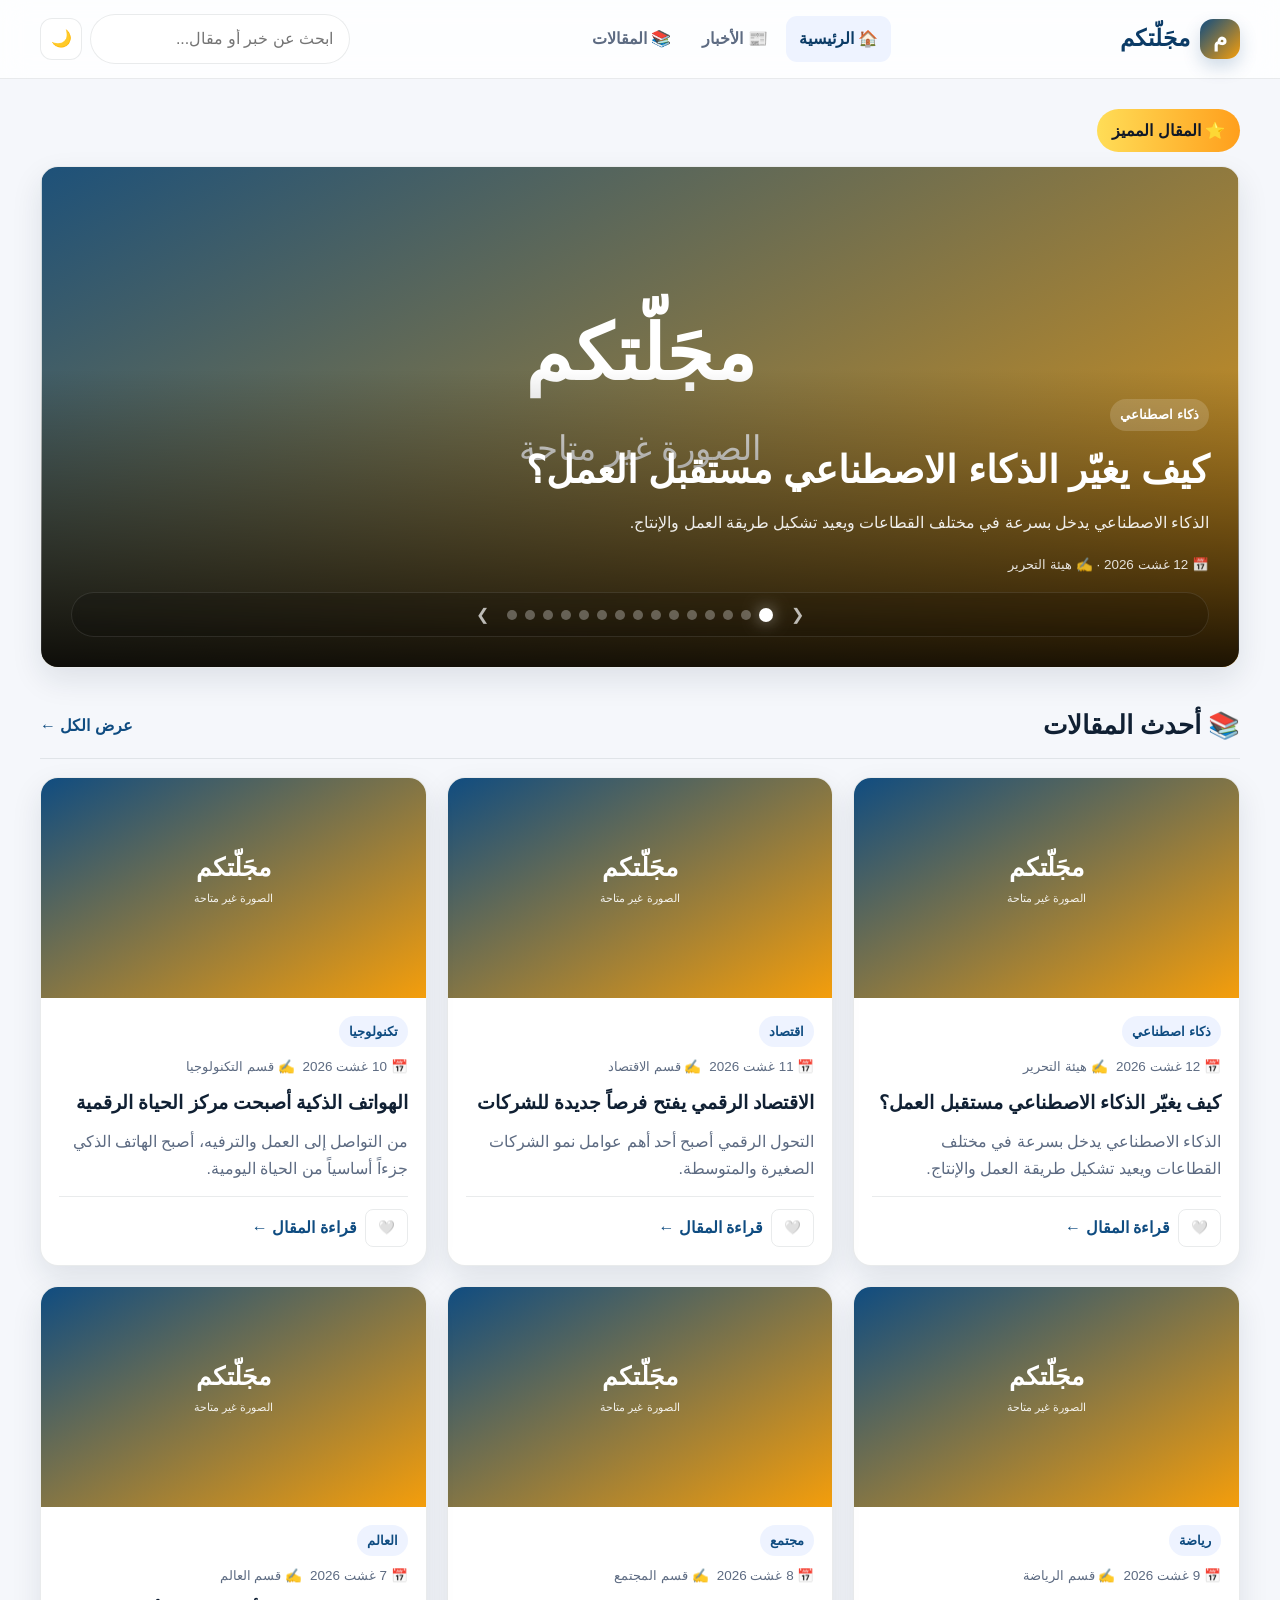
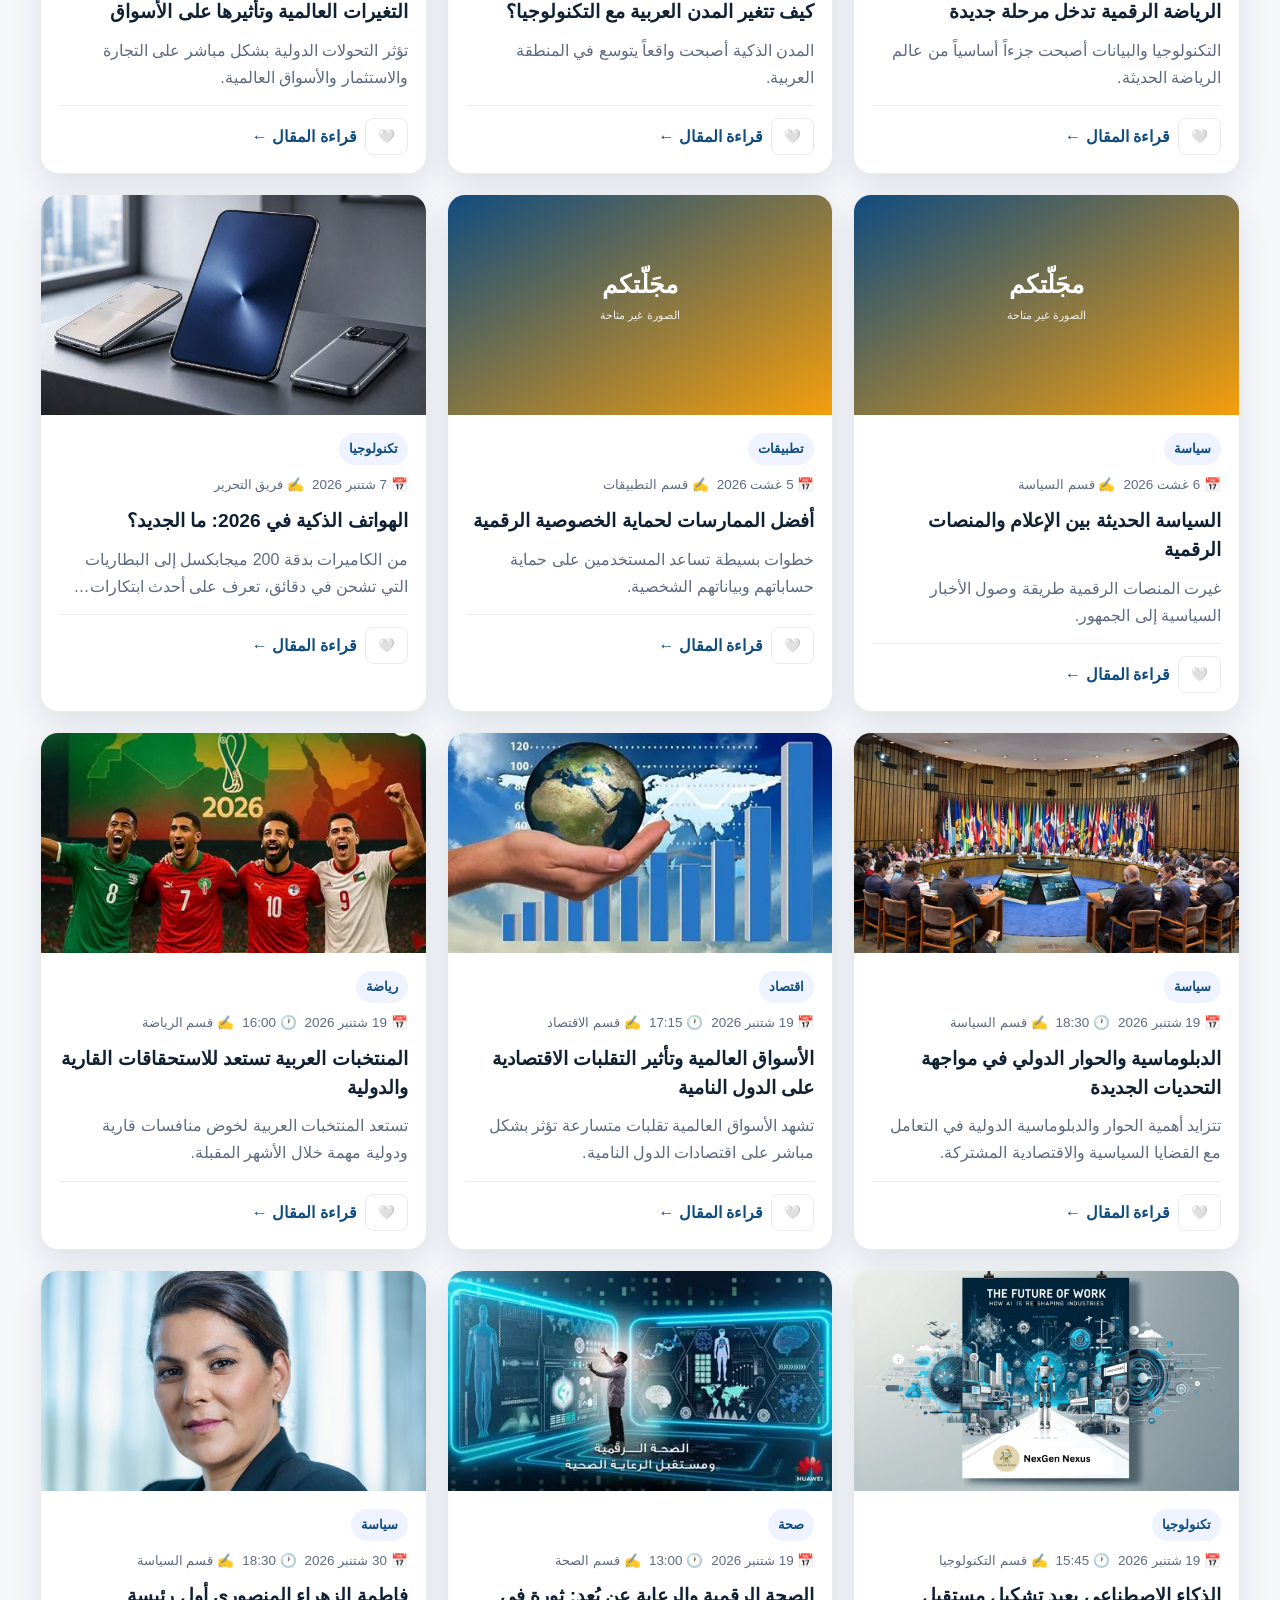
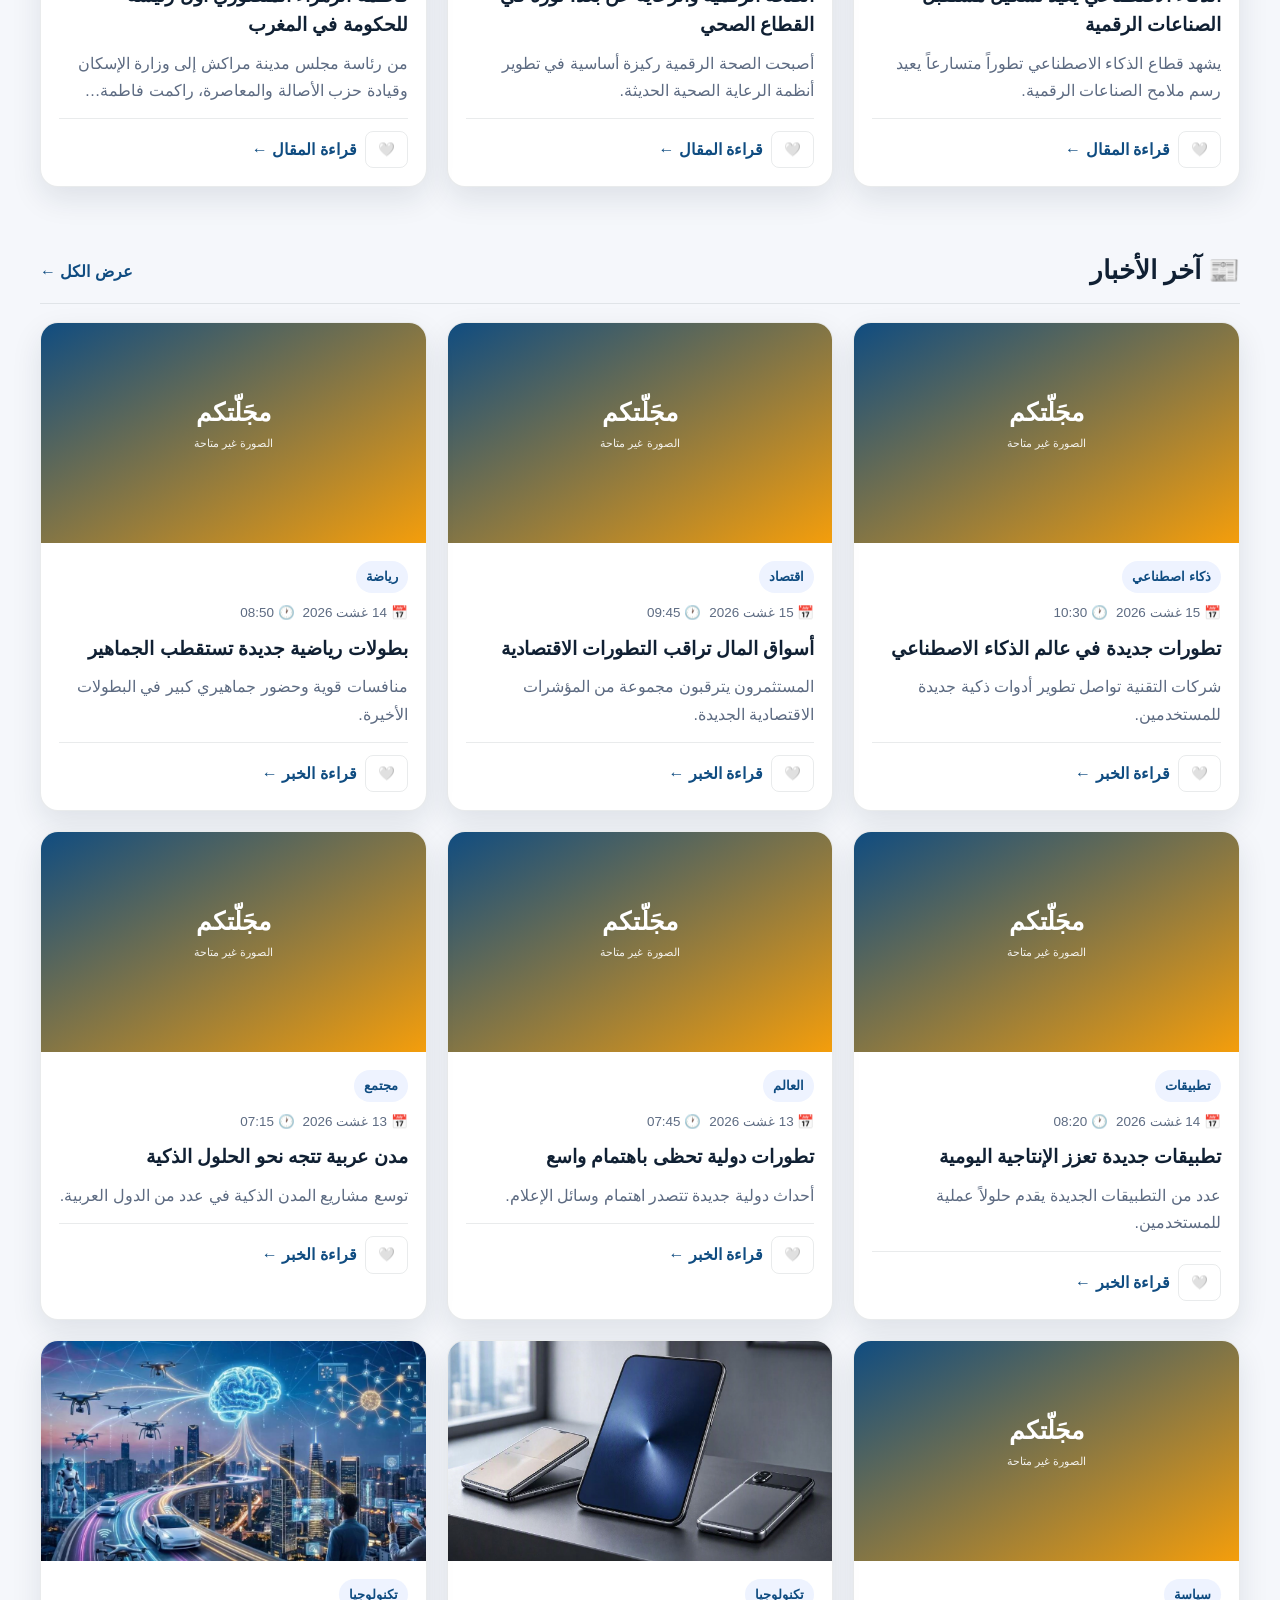
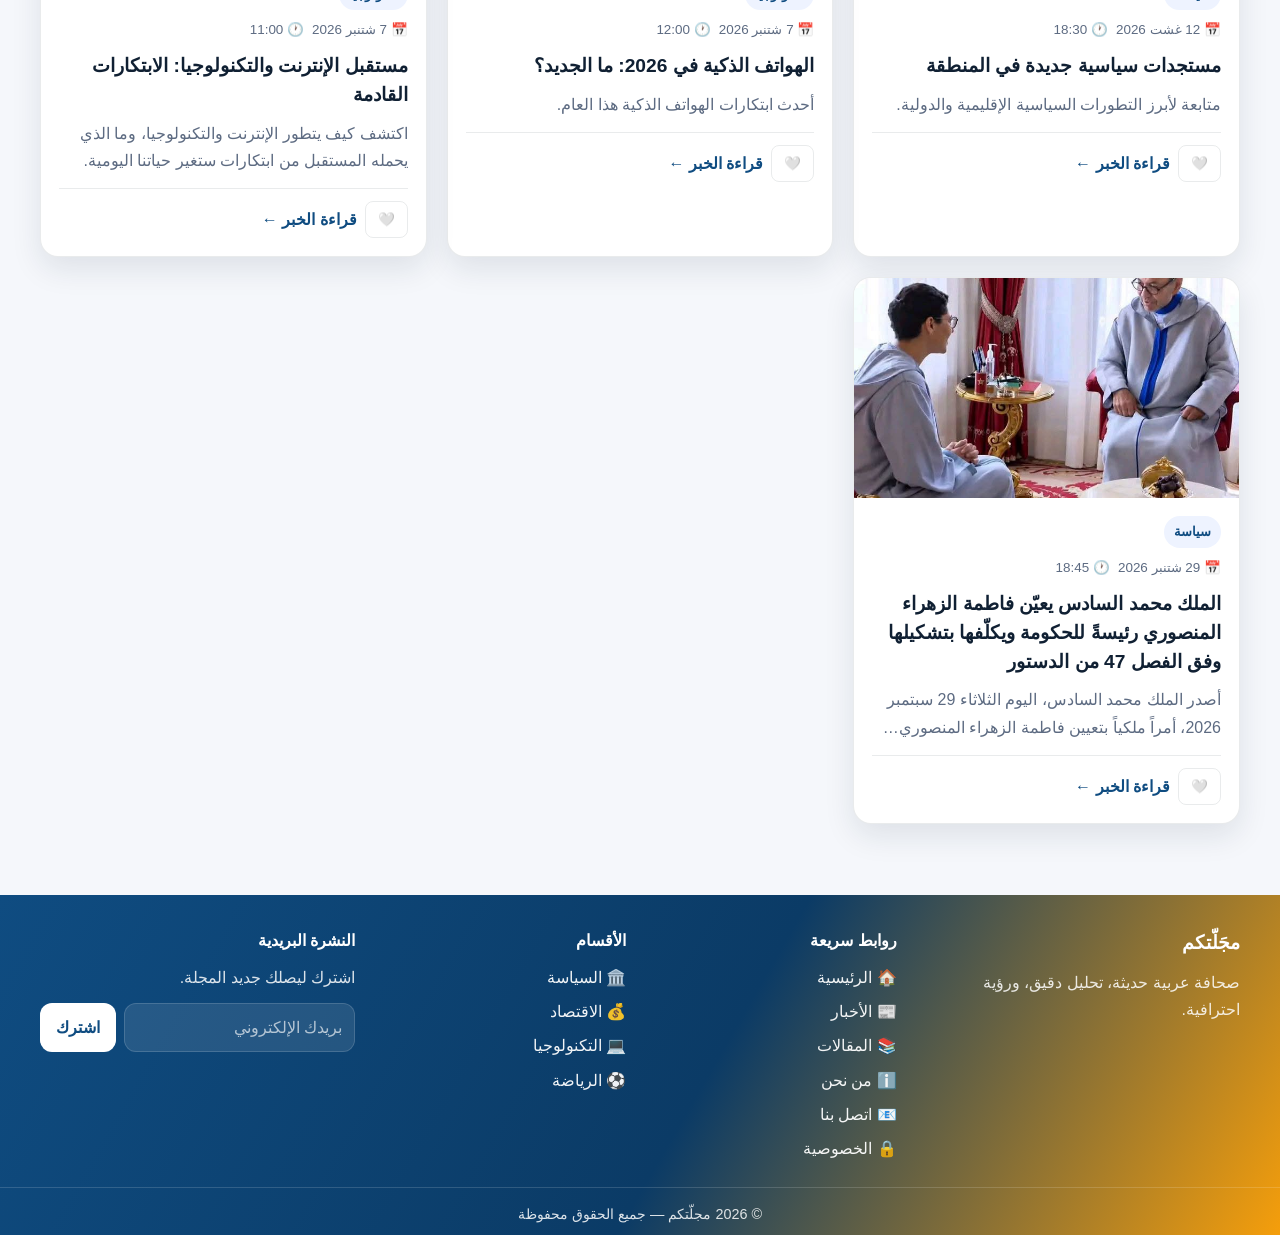
<file: index.html>
<!DOCTYPE html>
<html lang="ar" dir="rtl">
<head>
  <meta charset="UTF-8">
  <meta name="viewport" content="width=device-width, initial-scale=1.0">
  <meta name="robots" content="index, follow">
  <meta name="googlebot" content="index, follow">
  <meta name="google-site-verification" content="KdVR58y8qa2wPHxOkaNOIpfJPZEGpKk4mzBOlDnC3z4" />
  <meta name="description" content="مجَلّتكم - مجلة عربية حديثة تتابع السياسة والاقتصاد والتكنولوجيا والمجتمع والرياضة والعالم.">
  <meta name="theme-color" content="#0f4c81">
  <title>مجَلّتكم | مجلة عربية</title>
  <link rel="icon" type="image/svg+xml" href="assets/icons/favicon.svg">
  <link rel="stylesheet" href="css/styles.css">

  <!-- ===== Open Graph ===== -->
  <meta property="og:title" content="مجَلّتكم - مجلة عربية حديثة" />
  <meta property="og:description" content="مجَلّتكم - مجلة عربية حديثة تتابع السياسة والاقتصاد والتكنولوجيا والمجتمع والرياضة والعالم." />
  <meta property="og:url" content="https://heartfelt-kelpie-569825.netlify.app/" />
  <meta property="og:type" content="website" />

  <!-- ===== Twitter Card ===== -->
  <meta name="twitter:card" content="summary" />
  <meta name="twitter:title" content="مجَلّتكم - مجلة عربية حديثة" />
  <meta name="twitter:description" content="مجَلّتكم - مجلة عربية حديثة تتابع السياسة والاقتصاد والتكنولوجيا والمجتمع والرياضة والعالم." />

  <script async src="https://pagead2.googlesyndication.com/pagead/js/adsbygoogle.js?client=ca-pub-6010492939154920" crossorigin="anonymous"></script>
</head>

<body data-page="home">

  <!-- ================= HEADER ================= -->
  <header class="site-header">
    <div class="container header-inner">

      <a href="index.html" class="brand" aria-label="الصفحة الرئيسية">
        <span class="brand-mark">م</span>
        <span>مجَلّتكم</span>
      </a>

      <nav class="main-nav" aria-label="التنقل الرئيسي">
        <ul class="nav-list">
          <li><a href="index.html" class="nav-link active">🏠 الرئيسية</a></li>
          <li><a href="news.html" class="nav-link">📰 الأخبار</a></li>
          <li><a href="articles.html" class="nav-link">📚 المقالات</a></li>
        </ul>
      </nav>

      <div class="header-tools">
        <div class="search-shell">
          <input id="searchInput" type="search" placeholder="ابحث عن خبر أو مقال..." aria-label="البحث" autocomplete="off">
          <div id="searchDropdown" class="search-dropdown" aria-live="polite"></div>
        </div>
        <button id="themeToggle" class="theme-toggle" type="button" aria-label="تبديل الوضع">🌙</button>
        <button class="menu-toggle" type="button" aria-label="فتح القائمة" aria-expanded="false">☰</button>
      </div>

    </div>
  </header>

  <!-- ================= MAIN ================= -->
  <main>

    <!-- ===== HERO ===== -->
    <section class="hero-wrap container">
      <div class="featured-badge">⭐ المقال المميز</div>
      <div id="heroFeatured" class="hero-featured" aria-live="polite"></div>
    </section>

    <!-- ===== أحدث المقالات ===== -->
    <section class="container section-block">
      <div class="section-head">
        <h2>📚 أحدث المقالات</h2>
        <a href="articles.html">عرض الكل ←</a>
      </div>
      <div id="latestArticles" class="card-grid"></div>
    </section>

    <!-- ===== آخر الأخبار ===== -->
    <section class="container section-block">
      <div class="section-head">
        <h2>📰 آخر الأخبار</h2>
        <a href="news.html">عرض الكل ←</a>
      </div>
      <div id="latestNews" class="card-grid news-grid"></div>
    </section>

  </main>

  <!-- ================= FOOTER ================= -->
  <footer class="site-footer">
    <div class="container footer-inner">

      <div class="footer-brand">
        <h3>مجَلّتكم</h3>
        <p>صحافة عربية حديثة، تحليل دقيق، ورؤية احترافية.</p>
      </div>

      <div class="footer-column">
        <h4>روابط سريعة</h4>
        <ul>
          <li><a href="index.html">🏠 الرئيسية</a></li>
          <li><a href="news.html">📰 الأخبار</a></li>
          <li><a href="articles.html">📚 المقالات</a></li>
          <li><a href="about.html">ℹ️ من نحن</a></li>
          <li><a href="contact.html">📧 اتصل بنا</a></li>
          <li><a href="privacy.html">🔒 الخصوصية</a></li>
        </ul>
      </div>

      <div class="footer-column">
        <h4>الأقسام</h4>
        <ul>
          <li><a href="articles.html?category=سياسة">🏛️ السياسة</a></li>
          <li><a href="articles.html?category=اقتصاد">💰 الاقتصاد</a></li>
          <li><a href="articles.html?category=تكنولوجيا">💻 التكنولوجيا</a></li>
          <li><a href="articles.html?category=رياضة">⚽ الرياضة</a></li>
        </ul>
      </div>

      <div class="footer-column">
        <h4>النشرة البريدية</h4>
        <p>اشترك ليصلك جديد المجلة.</p>
        <form class="newsletter-form" id="newsletterForm">
          <input type="email" placeholder="بريدك الإلكتروني" aria-label="البريد الإلكتروني" required>
          <button type="submit">اشترك</button>
        </form>
      </div>

    </div>

    <div class="footer-bottom">
      © 2026 مجلّتكم — جميع الحقوق محفوظة
    </div>
  </footer>


<script src="data/categories.js"></script>
<script src="data/articles.js"></script>
<script src="data/news.js"></script>


<script src="js/search.js"></script>
<script src="js/theme.js"></script>
<script src="js/sharing.js"></script>


<script src="js/app.js"></script>


<script src="js/pagination.js"></script>
</body>
</html>
</file>
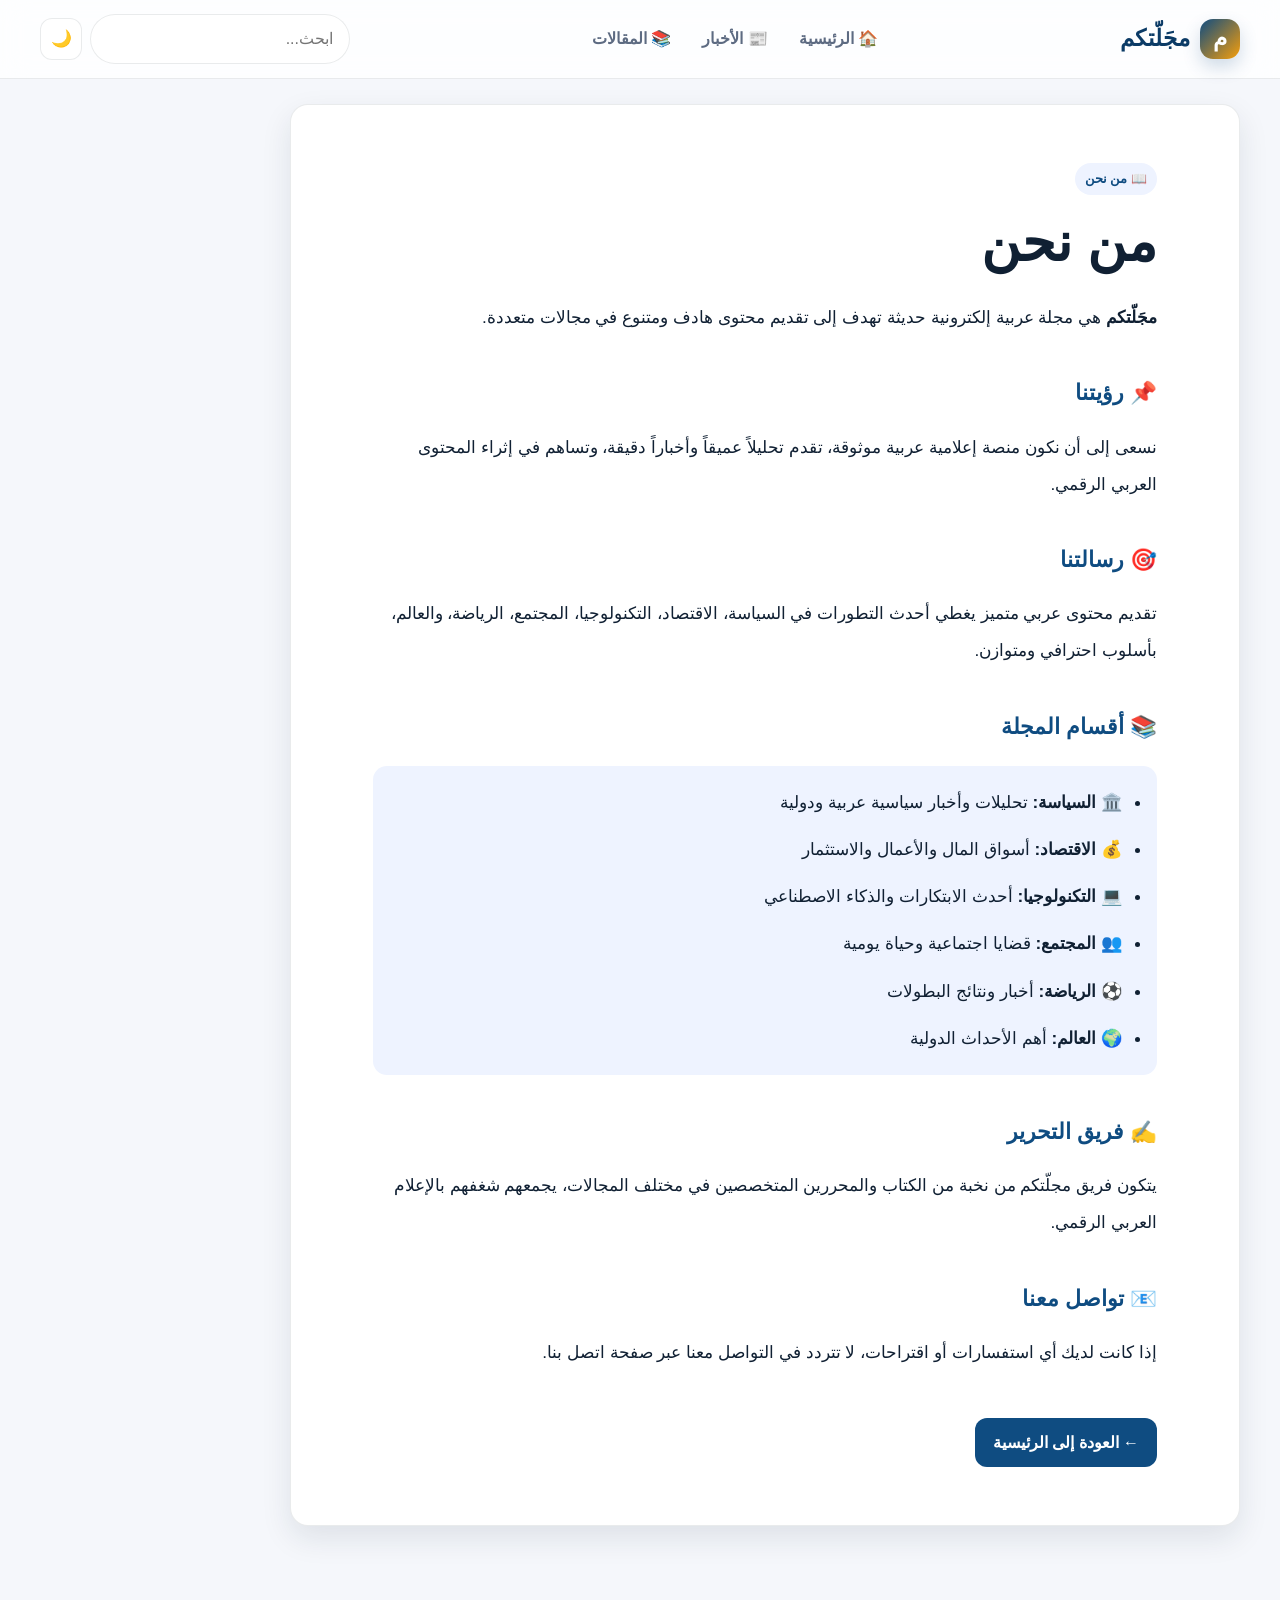
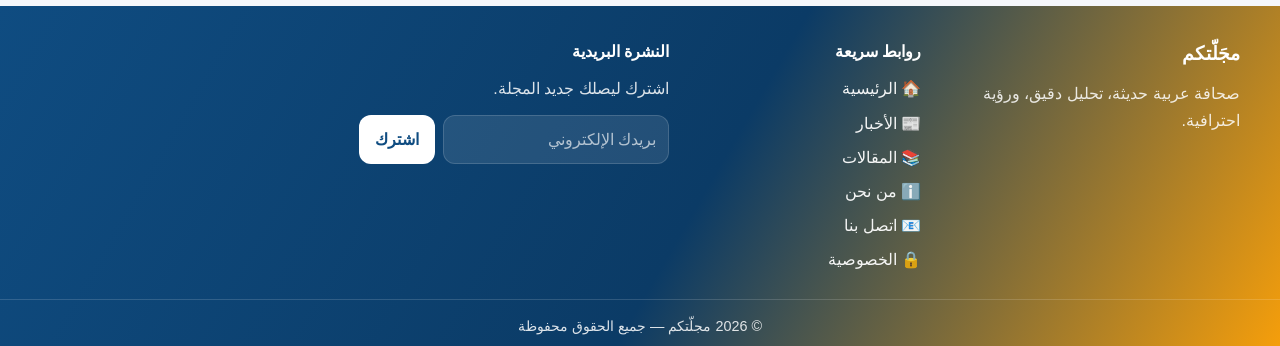
<file: about.html>
<!DOCTYPE html>
<html lang="ar" dir="rtl">
<head>
  <meta charset="UTF-8">
  <meta name="viewport" content="width=device-width, initial-scale=1.0">
  <meta name="robots" content="index, follow">
  <meta name="googlebot" content="index, follow">
  <meta name="description" content="من نحن - مجَلّتكم مجلة عربية حديثة">
  <meta name="theme-color" content="#0f4c81">
  
  <!-- كود Google AdSense -->
  <script async src="https://pagead2.googlesyndication.com/pagead/js/adsbygoogle.js?client=ca-pub-6010492939154920" crossorigin="anonymous"></script>
  
  <title>من نحن | مجلّتكم</title>
  <link rel="icon" type="image/svg+xml" href="assets/icons/favicon.svg">
  <link rel="stylesheet" href="css/styles.css">
  <link rel="stylesheet" href="css/responsive.css">
</head>

<body data-page="about">

  <!-- ================= HEADER ================= -->
  <header class="site-header">
    <div class="container header-inner">

      <a href="index.html" class="brand" aria-label="الصفحة الرئيسية">
        <span class="brand-mark">م</span>
        <span>مجَلّتكم</span>
      </a>

      <nav class="main-nav" aria-label="التنقل الرئيسي">
        <ul class="nav-list">
          <li><a href="index.html" class="nav-link">🏠 الرئيسية</a></li>
          <li><a href="news.html" class="nav-link">📰 الأخبار</a></li>
          <li><a href="articles.html" class="nav-link">📚 المقالات</a></li>
        </ul>
      </nav>

      <div class="header-tools">
        <div class="search-shell">
          <input id="searchInput" type="search" placeholder="ابحث..." autocomplete="off">
          <div id="searchDropdown" class="search-dropdown"></div>
        </div>
        <button id="themeToggle" class="theme-toggle">🌙</button>
        <button class="menu-toggle">☰</button>
      </div>

    </div>
  </header>

  <!-- ================= MAIN ================= -->
  <main class="container page-shell">

    <article class="article-page info-page">
      <div class="article-detail">
        <div class="article-detail-content">

          <span class="eyebrow">📖 من نحن</span>
          <h1>من نحن</h1>

          <div class="article-text">

            <p>
              <strong>مجَلّتكم</strong> هي مجلة عربية إلكترونية حديثة تهدف إلى تقديم محتوى هادف ومتنوع في مجالات متعددة.
            </p>

            <h2>📌 رؤيتنا</h2>
            <p>
              نسعى إلى أن نكون منصة إعلامية عربية موثوقة، تقدم تحليلاً عميقاً وأخباراً دقيقة، وتساهم في إثراء المحتوى العربي الرقمي.
            </p>

            <h2>🎯 رسالتنا</h2>
            <p>
              تقديم محتوى عربي متميز يغطي أحدث التطورات في السياسة، الاقتصاد، التكنولوجيا، المجتمع، الرياضة، والعالم، بأسلوب احترافي ومتوازن.
            </p>

            <h2>📚 أقسام المجلة</h2>
            <ul>
              <li>🏛️ <strong>السياسة:</strong> تحليلات وأخبار سياسية عربية ودولية</li>
              <li>💰 <strong>الاقتصاد:</strong> أسواق المال والأعمال والاستثمار</li>
              <li>💻 <strong>التكنولوجيا:</strong> أحدث الابتكارات والذكاء الاصطناعي</li>
              <li>👥 <strong>المجتمع:</strong> قضايا اجتماعية وحياة يومية</li>
              <li>⚽ <strong>الرياضة:</strong> أخبار ونتائج البطولات</li>
              <li>🌍 <strong>العالم:</strong> أهم الأحداث الدولية</li>
            </ul>

            <h2>✍️ فريق التحرير</h2>
            <p>
              يتكون فريق مجلّتكم من نخبة من الكتاب والمحررين المتخصصين في مختلف المجالات، يجمعهم شغفهم بالإعلام العربي الرقمي.
            </p>

            <h2>📧 تواصل معنا</h2>
            <p>
              إذا كانت لديك أي استفسارات أو اقتراحات، لا تتردد في التواصل معنا عبر صفحة <a href="contact.html">اتصل بنا</a>.
            </p>

          </div>

          <a href="index.html" class="article-back">← العودة إلى الرئيسية</a>

        </div>
      </div>
    </article>

  </main>

  <!-- ================= FOOTER ================= -->
  <footer class="site-footer">
    <div class="container footer-inner">

      <div class="footer-brand">
        <h3>مجَلّتكم</h3>
        <p>صحافة عربية حديثة، تحليل دقيق، ورؤية احترافية.</p>
      </div>

      <div class="footer-column">
        <h4>روابط سريعة</h4>
        <ul>
          <li><a href="index.html">🏠 الرئيسية</a></li>
          <li><a href="news.html">📰 الأخبار</a></li>
          <li><a href="articles.html">📚 المقالات</a></li>
          <li><a href="about.html">ℹ️ من نحن</a></li>
          <li><a href="contact.html">📧 اتصل بنا</a></li>
          <li><a href="privacy.html">🔒 الخصوصية</a></li>
        </ul>
      </div>

      <div class="footer-column">
        <h4>النشرة البريدية</h4>
        <p>اشترك ليصلك جديد المجلة.</p>
        <form class="newsletter-form">
          <input type="email" placeholder="بريدك الإلكتروني" required>
          <button type="submit">اشترك</button>
        </form>
      </div>

    </div>

    <div class="footer-bottom">
      © 2026 مجلّتكم — جميع الحقوق محفوظة
    </div>
  </footer>

  <script src="js/app.js"></script>

</body>
</html>
</file>
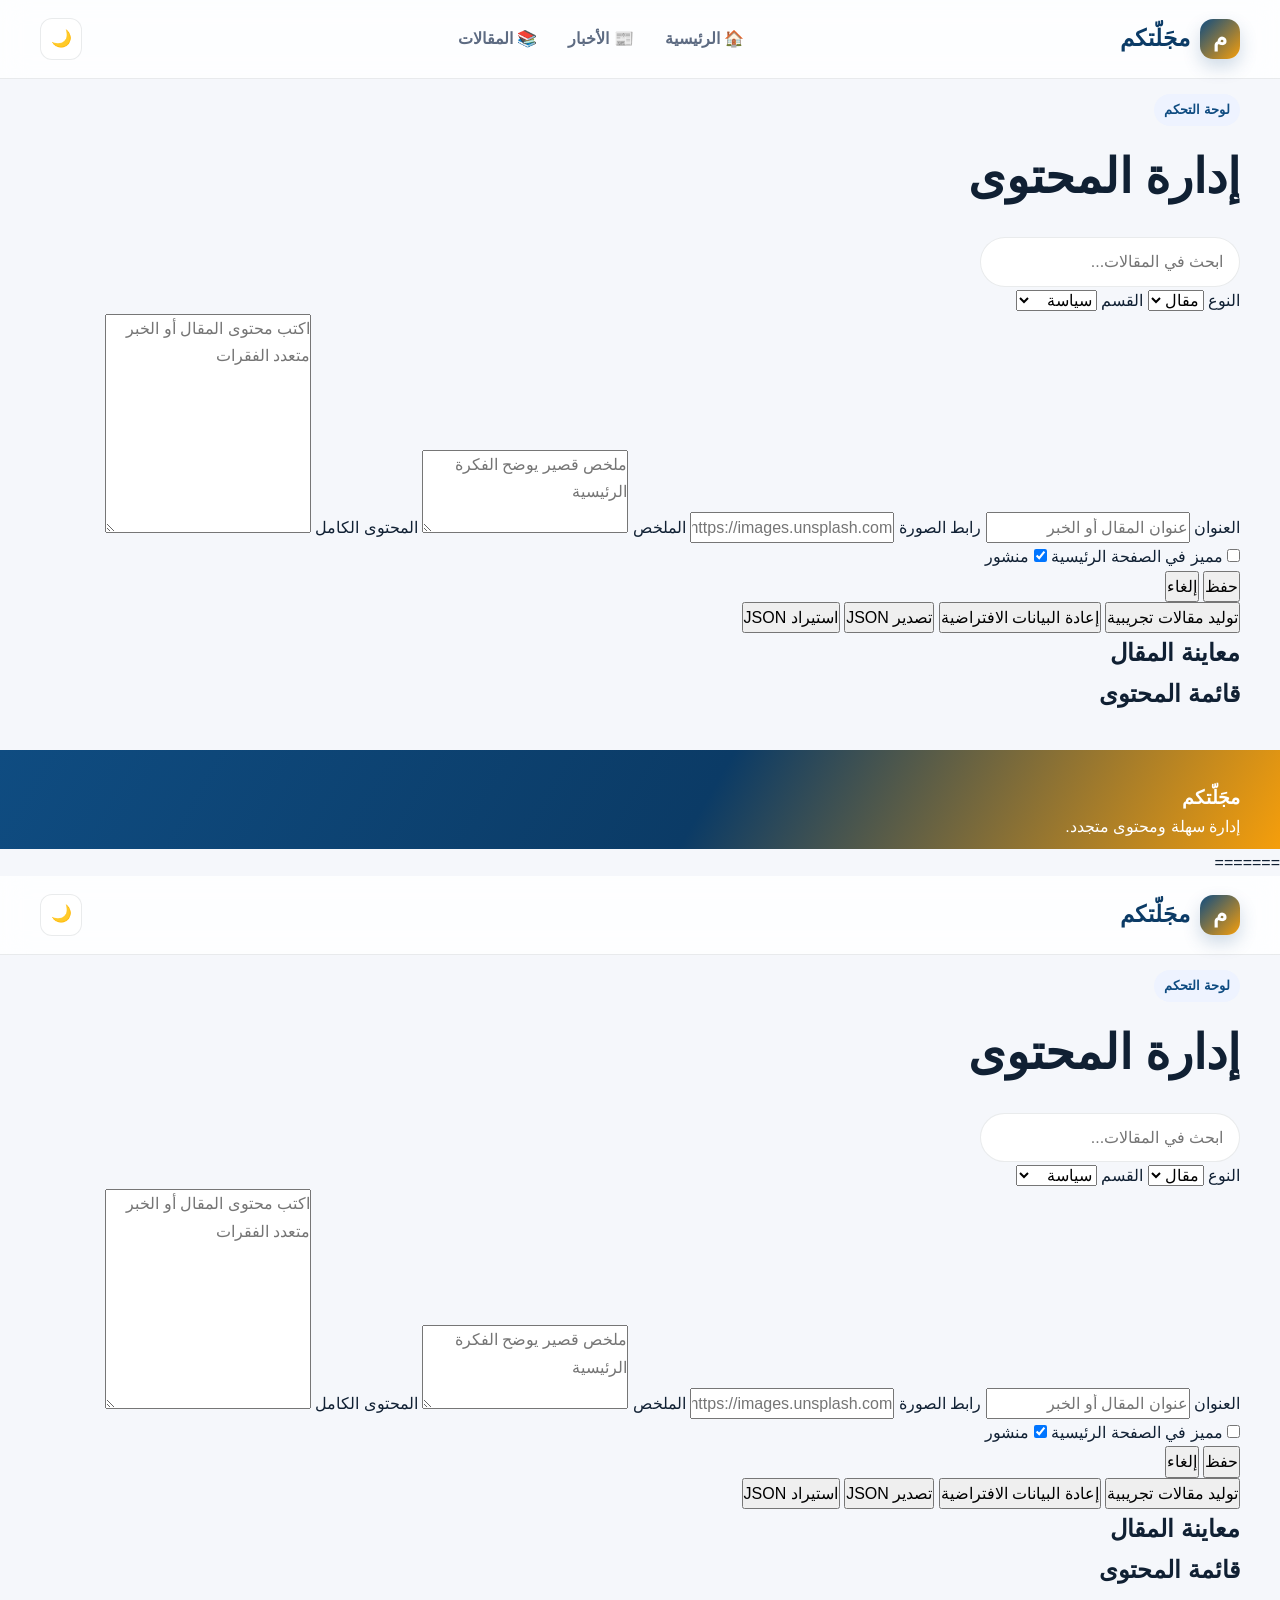
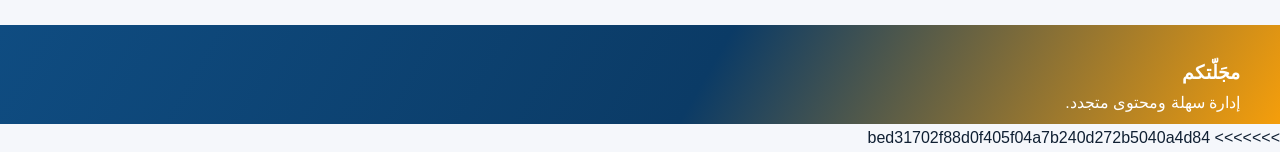
<file: admin.html>
<!DOCTYPE html>
<html lang="ar" dir="rtl">
  <head>
    <meta charset="UTF-8" />
    <meta name="viewport" content="width=device-width, initial-scale=1.0" />

  <meta name="robots" content="index, follow">
  <meta name="googlebot" content="index, follow">
  
  <meta name="google-site-verification" content="Nu-kXpSLTMde5jcjGrpag2OAevILtgVXfCa5nAiJ6vM" />
  <meta name="google-site-verification" content="EJ1G8l--z2Iq7csYC8mAZ7VeTXp_BVeyK77AyGq3p4Q" />
    <title>الإدارة | مجَلّتكم</title>
    <meta name="description" content="لوحة إدارة محتوى المجلة." />
    <link rel="icon" type="image/svg+xml" href="assets/icons/favicon.svg" />
    <link rel="stylesheet" href="css/styles.css" />
  </head>
  <body data-page="admin">
    <header class="site-header">
      <div class="container header-inner">
        <a href="index.html" class="brand" aria-label="الصفحة الرئيسية">
          <span class="brand-mark">م</span>
          <span>مجَلّتكم</span>
        </a>

        <nav class="main-nav" aria-label="التنقل الرئيسي"></nav>

        <div class="header-tools">
          <button id="themeToggle" class="theme-toggle" type="button" aria-label="تبديل الوضع الداكن والفاتح">🌙</button>
          <button class="menu-toggle" type="button" aria-label="فتح القائمة" aria-expanded="false">☰</button>
        </div>
      </div>
    </header>

    <main class="container admin-shell">
      <section class="page-header">
        <div>
          <span class="eyebrow">لوحة التحكم</span>
          <h1>إدارة المحتوى</h1>
        </div>
      </section>

      <section class="admin-stats" id="adminStats"></section>

      <section class="admin-panel">
        <form id="postForm" class="post-form">
          <input type="hidden" id="postId" />
          <div class="search-shell">

  <input
    id="searchInput"
    type="search"
    placeholder="ابحث في المقالات..."
    aria-label="بحث فوري في المقالات"
    autocomplete="off"
  >

  <div
    id="searchDropdown"
    class="search-dropdown"
  ></div>

</div>

          <div class="field-row two-col">
            <label>
              النوع
              <select id="postType">
                <option value="article">مقال</option>
                <option value="news">خبر</option>
              </select>
            </label>

            <label>
              القسم
              <select id="postCategory">
                <option value="سياسة">سياسة</option>
                <option value="رياضة">رياضة</option>
                <option value="مجتمع">مجتمع</option>
                <option value="تكنولوجيا">تكنولوجيا</option>
                <option value="دولي">دولي</option>
                <option value="اقتصاد">اقتصاد</option>
              </select>
            </label>
          </div>

          <label>
            العنوان
            <input id="postTitle" type="text" placeholder="عنوان المقال أو الخبر" required />
          </label>

          <label>
            رابط الصورة
            <input id="postImage" type="url" placeholder="https://images.unsplash.com/..." />
          </label>

          <label>
            الملخص
            <textarea id="postSummary" rows="3" placeholder="ملخص قصير يوضح الفكرة الرئيسية" required></textarea>
          </label>

          <label>
            المحتوى الكامل
            <textarea id="postContent" rows="8" placeholder="اكتب محتوى المقال أو الخبر متعدد الفقرات" required></textarea>
          </label>

          <div class="field-row two-col">
            <label class="check-field">
              <input id="postFeatured" type="checkbox" />
              <span>مميز في الصفحة الرئيسية</span>
            </label>

            <label class="check-field">
              <input id="postPublished" type="checkbox" checked />
              <span>منشور</span>
            </label>
          </div>

          <div class="form-actions">
            <button class="primary-btn" type="submit">حفظ</button>
            <button class="secondary-btn" type="button" id="resetFormBtn">إلغاء</button>
          </div>
        </form>
      </section>

      <section class="admin-tools">
        <button class="primary-btn" type="button" id="generateSamplesBtn">توليد مقالات تجريبية</button>
        <button class="secondary-btn" type="button" id="restoreDefaultsBtn">إعادة البيانات الافتراضية</button>
        <button class="secondary-btn" type="button" id="exportBtn">تصدير JSON</button>
        <button class="secondary-btn" type="button" id="importBtn">استيراد JSON</button>
        <input id="importInput" type="file" accept="application/json" hidden />
      </section>

      <section class="admin-preview-panel">
        <h2>معاينة المقال</h2>
        <div id="adminPreview" class="admin-preview"></div>
      </section>

      <section class="admin-list">
        <h2>قائمة المحتوى</h2>
        <div id="adminTable" class="table-wrap"></div>
      </section>
    </main>

    <footer class="site-footer">
      <div class="container footer-inner">
        <div>
          <h3>مجَلّتكم</h3>
          <p>إدارة سهلة ومحتوى متجدد.</p>
        </div>
      </div>
    </footer>

    <script src="js/app.js"></script>
  </body>
</html>
=======
<!DOCTYPE html>
<html lang="ar" dir="rtl">
  <head>
    <meta charset="UTF-8" />
    <meta name="viewport" content="width=device-width, initial-scale=1.0" />

  <meta name="robots" content="index, follow">
  <meta name="googlebot" content="index, follow">
  
  <meta name="google-site-verification" content="Nu-kXpSLTMde5jcjGrpag2OAevILtgVXfCa5nAiJ6vM" />
  <meta name="google-site-verification" content="EJ1G8l--z2Iq7csYC8mAZ7VeTXp_BVeyK77AyGq3p4Q" />
    <title>الإدارة | مجَلّتكم</title>
    <meta name="description" content="لوحة إدارة محتوى المجلة." />
    <link rel="icon" type="image/svg+xml" href="assets/icons/favicon.svg" />
    <link rel="stylesheet" href="css/styles.css" />
  </head>
  <body data-page="admin">
    <header class="site-header">
      <div class="container header-inner">
        <a href="index.html" class="brand" aria-label="الصفحة الرئيسية">
          <span class="brand-mark">م</span>
          <span>مجَلّتكم</span>
        </a>

        <nav class="main-nav" aria-label="التنقل الرئيسي"></nav>

        <div class="header-tools">
          <button id="themeToggle" class="theme-toggle" type="button" aria-label="تبديل الوضع الداكن والفاتح">🌙</button>
          <button class="menu-toggle" type="button" aria-label="فتح القائمة" aria-expanded="false">☰</button>
        </div>
      </div>
    </header>

    <main class="container admin-shell">
      <section class="page-header">
        <div>
          <span class="eyebrow">لوحة التحكم</span>
          <h1>إدارة المحتوى</h1>
        </div>
      </section>

      <section class="admin-stats" id="adminStats"></section>

      <section class="admin-panel">
        <form id="postForm" class="post-form">
          <input type="hidden" id="postId" />
          <div class="search-shell">

  <input
    id="searchInput"
    type="search"
    placeholder="ابحث في المقالات..."
    aria-label="بحث فوري في المقالات"
    autocomplete="off"
  >

  <div
    id="searchDropdown"
    class="search-dropdown"
  ></div>

</div>

          <div class="field-row two-col">
            <label>
              النوع
              <select id="postType">
                <option value="article">مقال</option>
                <option value="news">خبر</option>
              </select>
            </label>

            <label>
              القسم
              <select id="postCategory">
                <option value="سياسة">سياسة</option>
                <option value="رياضة">رياضة</option>
                <option value="مجتمع">مجتمع</option>
                <option value="تكنولوجيا">تكنولوجيا</option>
                <option value="دولي">دولي</option>
                <option value="اقتصاد">اقتصاد</option>
              </select>
            </label>
          </div>

          <label>
            العنوان
            <input id="postTitle" type="text" placeholder="عنوان المقال أو الخبر" required />
          </label>

          <label>
            رابط الصورة
            <input id="postImage" type="url" placeholder="https://images.unsplash.com/..." />
          </label>

          <label>
            الملخص
            <textarea id="postSummary" rows="3" placeholder="ملخص قصير يوضح الفكرة الرئيسية" required></textarea>
          </label>

          <label>
            المحتوى الكامل
            <textarea id="postContent" rows="8" placeholder="اكتب محتوى المقال أو الخبر متعدد الفقرات" required></textarea>
          </label>

          <div class="field-row two-col">
            <label class="check-field">
              <input id="postFeatured" type="checkbox" />
              <span>مميز في الصفحة الرئيسية</span>
            </label>

            <label class="check-field">
              <input id="postPublished" type="checkbox" checked />
              <span>منشور</span>
            </label>
          </div>

          <div class="form-actions">
            <button class="primary-btn" type="submit">حفظ</button>
            <button class="secondary-btn" type="button" id="resetFormBtn">إلغاء</button>
          </div>
        </form>
      </section>

      <section class="admin-tools">
        <button class="primary-btn" type="button" id="generateSamplesBtn">توليد مقالات تجريبية</button>
        <button class="secondary-btn" type="button" id="restoreDefaultsBtn">إعادة البيانات الافتراضية</button>
        <button class="secondary-btn" type="button" id="exportBtn">تصدير JSON</button>
        <button class="secondary-btn" type="button" id="importBtn">استيراد JSON</button>
        <input id="importInput" type="file" accept="application/json" hidden />
      </section>

      <section class="admin-preview-panel">
        <h2>معاينة المقال</h2>
        <div id="adminPreview" class="admin-preview"></div>
      </section>

      <section class="admin-list">
        <h2>قائمة المحتوى</h2>
        <div id="adminTable" class="table-wrap"></div>
      </section>
    </main>

    <footer class="site-footer">
      <div class="container footer-inner">
        <div>
          <h3>مجَلّتكم</h3>
          <p>إدارة سهلة ومحتوى متجدد.</p>
        </div>
      </div>
    </footer>

    <script src="js/app.js"></script>
  </body>
</html>
>>>>>>> bed31702f88d0f405f04a7b240d272b5040a4d84
</file>
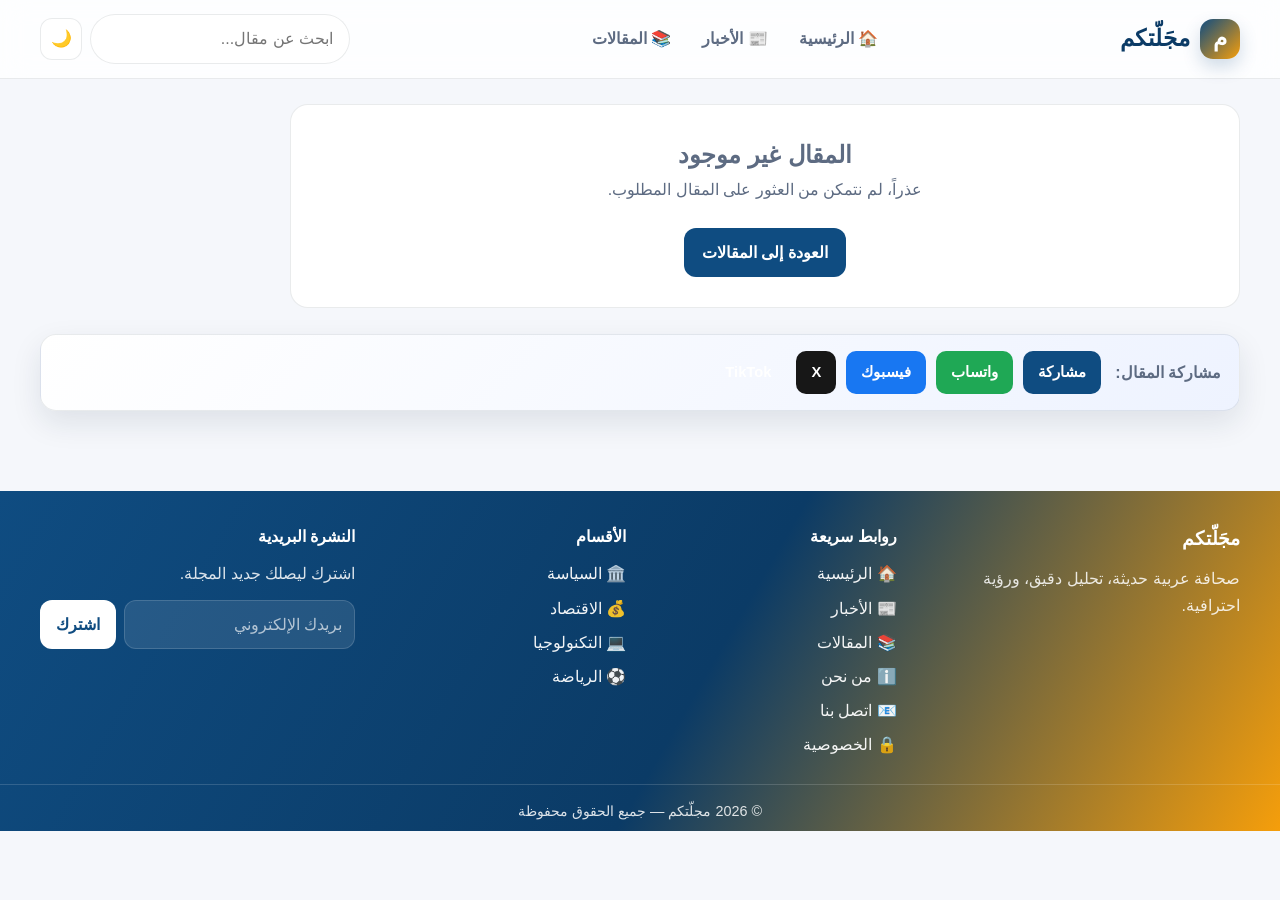
<file: article.html>
<!DOCTYPE html>
<html lang="ar" dir="rtl">
<head>
  <meta charset="UTF-8">
  <meta name="viewport" content="width=device-width, initial-scale=1.0">
  <meta name="robots" content="index, follow">
  <meta name="googlebot" content="index, follow">
 <meta name="google-site-verification" content="KdVR58y8qa2wPHxOkaNOIpfJPZEGpKk4mzBOlDnC3z4" />
  <meta name="description" content="قراءة المقال كاملاً في مجلّتكم.">
  <meta name="theme-color" content="#0f4c81">
  <title>المقال | مجلّتكم</title>
  <link rel="icon" type="image/svg+xml" href="assets/icons/favicon.svg">
  <link rel="stylesheet" href="css/styles.css">
  <!-- ===== Open Graph (Facebook, WhatsApp, LinkedIn) ===== -->
<meta property="og:title" content="مجَلّتكم - مجلة عربية حديثة" />
<meta property="og:description" content="مجَلّتكم - مجلة عربية حديثة تتابع السياسة والاقتصاد والتكنولوجيا والمجتمع والرياضة والعالم." />
<meta property="og:url" content="https://heartfelt-kelpie-569825.netlify.app/" />
<meta property="og:type" content="website" />

<!-- ===== Twitter Card ===== -->
<meta name="twitter:card" content="summary" />
<meta name="twitter:title" content="مجَلّتكم - مجلة عربية حديثة" />
<meta name="twitter:description" content="مجَلّتكم - مجلة عربية حديثة تتابع السياسة والاقتصاد والتكنولوجيا والمجتمع والرياضة والعالم." />
  <script async src="https://pagead2.googlesyndication.com/pagead/js/adsbygoogle.js?client=ca-pub-6010492939154920" crossorigin="anonymous"></script>

</head>

<body data-page="article">

  <!-- ================= HEADER ================= -->
  <header class="site-header">
    <div class="container header-inner">

      <a href="index.html" class="brand" aria-label="الصفحة الرئيسية">
        <span class="brand-mark">م</span>
        <span>مجَلّتكم</span>
      </a>

      <nav class="main-nav" aria-label="التنقل الرئيسي">
        <ul class="nav-list">
          <li><a href="index.html" class="nav-link">🏠 الرئيسية</a></li>
          <li><a href="news.html" class="nav-link">📰 الأخبار</a></li>
          <li><a href="articles.html" class="nav-link">📚 المقالات</a></li>
        </ul>
      </nav>

      <div class="header-tools">
        <div class="search-shell">
          <input id="searchInput" type="search" placeholder="ابحث عن مقال..." aria-label="البحث" autocomplete="off">
          <div id="searchDropdown" class="search-dropdown" aria-live="polite"></div>
        </div>
        <button id="themeToggle" class="theme-toggle" type="button" aria-label="تبديل الوضع">🌙</button>
        <button class="menu-toggle" type="button" aria-label="فتح القائمة" aria-expanded="false">☰</button>
      </div>

    </div>
  </header>

  <!-- ================= MAIN ================= -->
  <main class="container page-shell">

    <article id="articleDetails" class="article-page">
      <!-- يتم ملؤها بواسطة JavaScript -->
    </article>

    <div class="article-share" aria-label="مشاركة المقال">
      <span>مشاركة المقال:</span>
      <button type="button" id="shareArticle">مشاركة</button>
      <a data-share-network="whatsapp" target="_blank" rel="noopener noreferrer">واتساب</a>
      <a data-share-network="facebook" target="_blank" rel="noopener noreferrer">فيسبوك</a>
      <a data-share-network="x" target="_blank" rel="noopener noreferrer">X</a>
      <a data-share-network="tiktok" target="_blank" rel="noopener noreferrer">TikTok</a>
    </div>

  </main>

  <!-- ================= FOOTER ================= -->
  <footer class="site-footer">
    <div class="container footer-inner">

      <div class="footer-brand">
        <h3>مجَلّتكم</h3>
        <p>صحافة عربية حديثة، تحليل دقيق، ورؤية احترافية.</p>
      </div>

      <div class="footer-column">
        <h4>روابط سريعة</h4>
        <ul>
          <li><a href="index.html">🏠 الرئيسية</a></li>
          <li><a href="news.html">📰 الأخبار</a></li>
          <li><a href="articles.html">📚 المقالات</a></li>
          <li><a href="about.html">ℹ️ من نحن</a></li>
          <li><a href="contact.html">📧 اتصل بنا</a></li>
          <li><a href="privacy.html">🔒 الخصوصية</a></li>
        </ul>
      </div>

      <div class="footer-column">
        <h4>الأقسام</h4>
        <ul>
          <li><a href="articles.html?category=سياسة">🏛️ السياسة</a></li>
          <li><a href="articles.html?category=اقتصاد">💰 الاقتصاد</a></li>
          <li><a href="articles.html?category=تكنولوجيا">💻 التكنولوجيا</a></li>
          <li><a href="articles.html?category=رياضة">⚽ الرياضة</a></li>
        </ul>
      </div>

      <div class="footer-column">
        <h4>النشرة البريدية</h4>
        <p>اشترك ليصلك جديد المجلة.</p>
        <form class="newsletter-form" id="newsletterForm">
          <input type="email" placeholder="بريدك الإلكتروني" aria-label="البريد الإلكتروني" required>
          <button type="submit">اشترك</button>
        </form>
      </div>

    </div>

    <div class="footer-bottom">
      © 2026 مجلّتكم — جميع الحقوق محفوظة
    </div>
  </footer>

<script src="data/categories.js"></script>
<script src="data/articles.js"></script>
<script src="data/news.js"></script>


<script src="js/search.js"></script>
<script src="js/theme.js"></script>
<script src="js/sharing.js"></script>


<script src="js/app.js"></script>


<script src="js/pagination.js"></script>
</body>
</html>
</file>
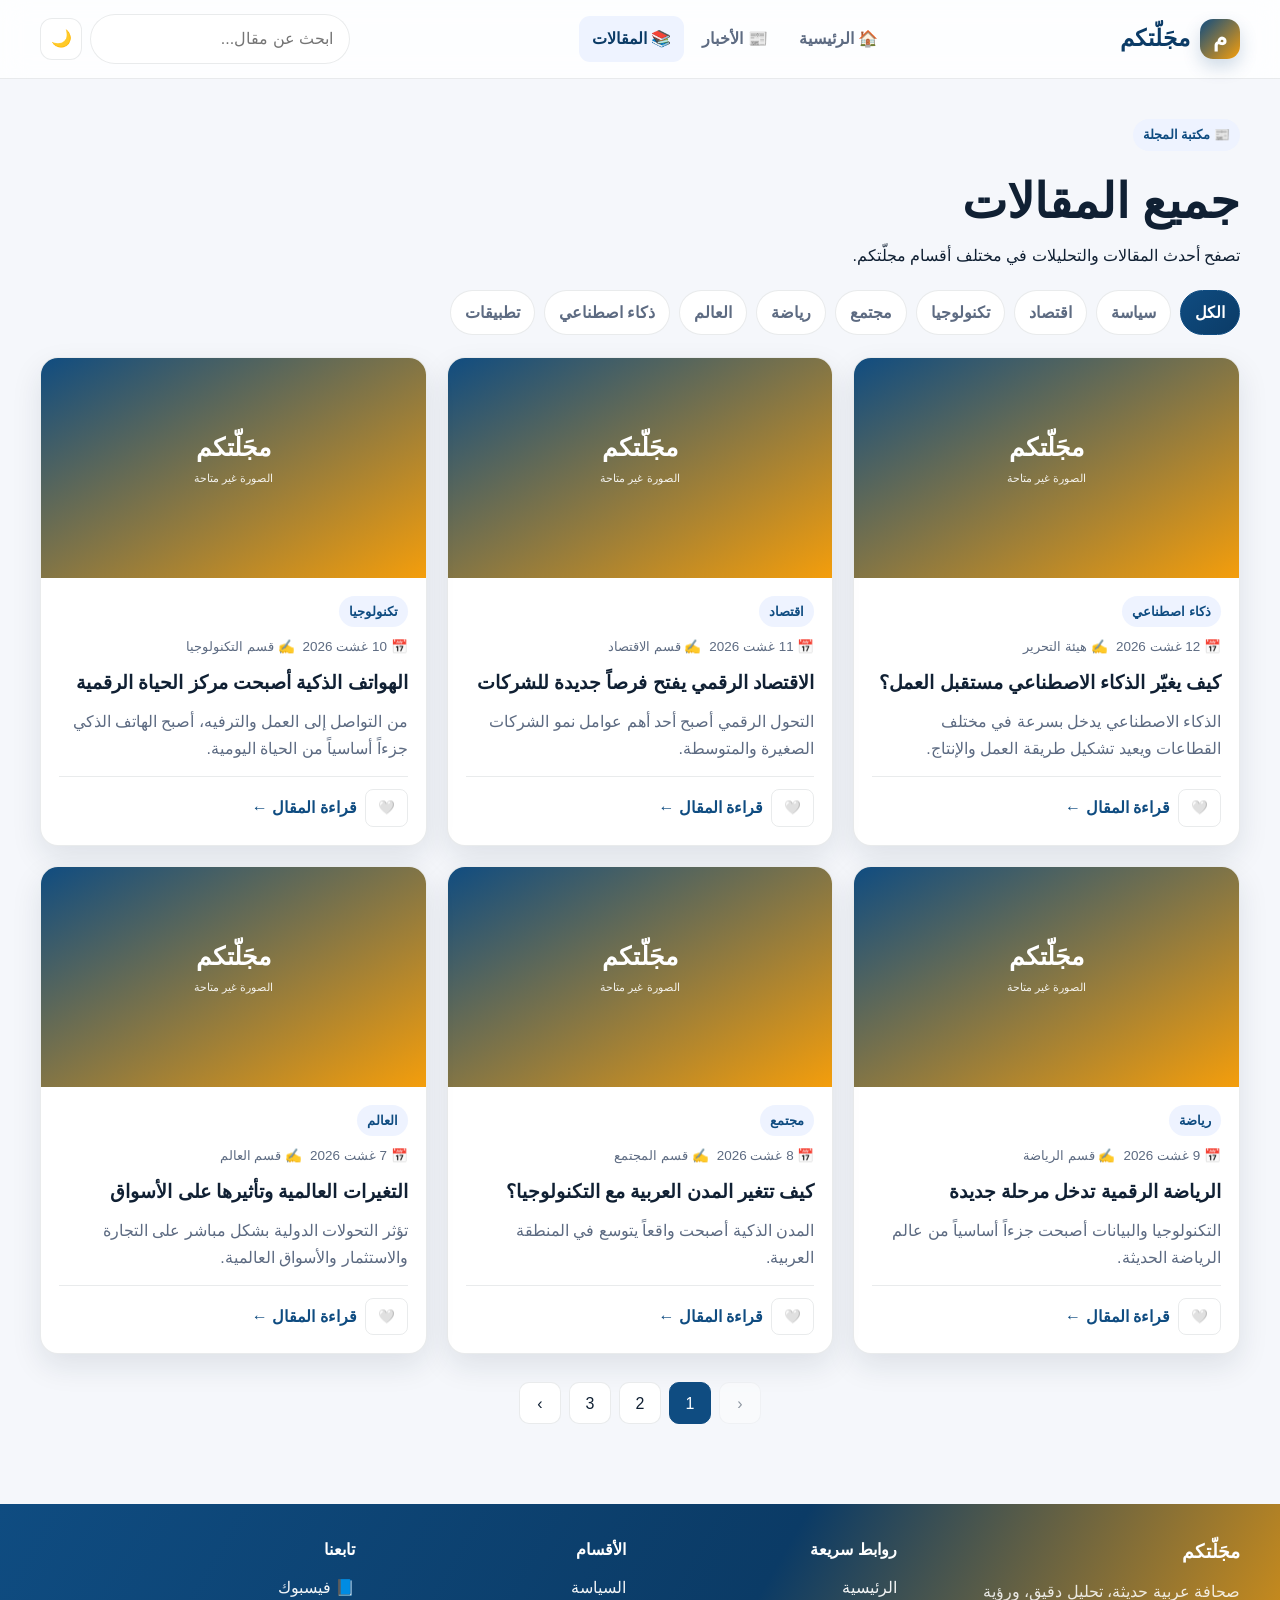
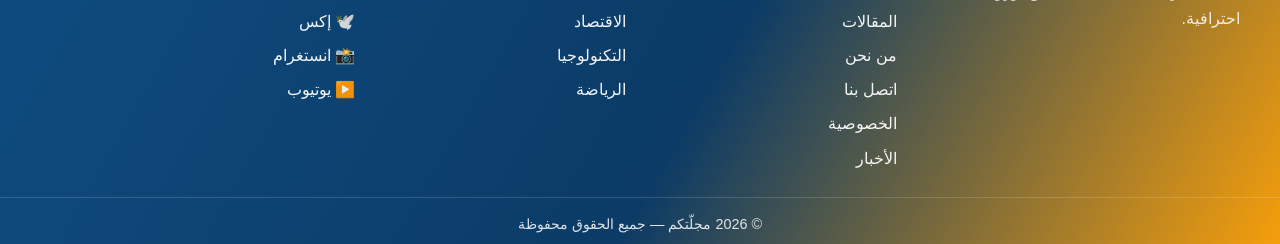
<file: articles.html>
<!DOCTYPE html>
<html lang="ar" dir="rtl">
<head>
  <meta charset="UTF-8" />
  <meta name="viewport" content="width=device-width, initial-scale=1.0" />

  <meta name="robots" content="index, follow">
  <meta name="googlebot" content="index, follow">
  <meta name="google-site-verification" content="KdVR58y8qa2wPHxOkaNOIpfJPZEGpKk4mzBOlDnC3z4" />
  <title>المقالات | مجَلّتكم</title>
<!-- ===== Open Graph (Facebook, WhatsApp, LinkedIn) ===== -->
<meta property="og:title" content="مجَلّتكم - مجلة عربية حديثة" />
<meta property="og:description" content="مجَلّتكم - مجلة عربية حديثة تتابع السياسة والاقتصاد والتكنولوجيا والمجتمع والرياضة والعالم." />
<meta property="og:url" content="https://heartfelt-kelpie-569825.netlify.app/" />
<meta property="og:type" content="website" />

<!-- ===== Twitter Card ===== -->
<meta name="twitter:card" content="summary" />
<meta name="twitter:title" content="مجَلّتكم - مجلة عربية حديثة" />
<meta name="twitter:description" content="مجَلّتكم - مجلة عربية حديثة تتابع السياسة والاقتصاد والتكنولوجيا والمجتمع والرياضة والعالم." />
  <meta
    name="description"
    content="اكتشف جميع مقالات مجلّتكم في السياسة والاقتصاد والتكنولوجيا والمجتمع والرياضة والعالم والذكاء الاصطناعي."
  />

  <meta name="theme-color" content="#0f172a" />

  <link rel="icon" type="image/svg+xml" href="assets/icons/favicon.svg" />
  <link rel="stylesheet" href="css/styles.css" />
    <script async src="https://pagead2.googlesyndication.com/pagead/js/adsbygoogle.js?client=ca-pub-6010492939154920" crossorigin="anonymous"></script>

</head>

<body data-page="articles">

  <!-- =========================
       HEADER
  ========================== -->
  <header class="site-header">

    <div class="container header-inner">

      <!-- الشعار -->
      <a
        href="index.html"
        class="brand"
        aria-label="العودة إلى الصفحة الرئيسية"
      >
        <span class="brand-mark">م</span>
        <span>مجَلّتكم</span>
      </a>

      <!-- القائمة الرئيسية -->
      <nav
        class="main-nav"
        aria-label="التنقل الرئيسي"
      ></nav>

      <!-- أدوات الهيدر -->
      <div class="header-tools">

        <!-- البحث -->
        <div class="search-shell">

          <input
            id="searchInput"
            type="search"
            placeholder="ابحث عن مقال..."
            aria-label="البحث عن مقال"
            autocomplete="off"
          />

          <div
            id="searchDropdown"
            class="search-dropdown"
            aria-live="polite"
          ></div>

        </div>

        <!-- الوضع الليلي -->
        <button
          id="themeToggle"
          class="theme-toggle"
          type="button"
          aria-label="تبديل الوضع الداكن والفاتح"
          title="تبديل الوضع"
        >
          🌙
        </button>

        <!-- قائمة الهاتف -->
        <button
          class="menu-toggle"
          type="button"
          aria-label="فتح القائمة"
          aria-expanded="false"
        >
          ☰
        </button>

      </div>

    </div>

  </header>


  <!-- =========================
       MAIN
  ========================== -->
  <main class="container page-shell">

    <!-- عنوان الصفحة -->
    <section class="page-header">

      <span class="eyebrow">
        📰 مكتبة المجلة
      </span>

      <h1>
        جميع المقالات
      </h1>

      <p class="article-summary">
        تصفح أحدث المقالات والتحليلات في مختلف أقسام مجلّتكم.
      </p>

    </section>


    <!-- =========================
         FILTER
    ========================== -->

    <section
      class="category-filter"
      id="categoryFilter"
      aria-label="تصفية المقالات حسب القسم"
    >
      <!-- يتم إنشاء الفلاتر بواسطة JavaScript -->
    </section>


    <!-- =========================
         ARTICLES
    ========================== -->

    <section
      id="articlesList"
      class="card-grid list-grid"
      aria-live="polite"
      aria-label="قائمة المقالات"
    >
      <!-- يتم إنشاء المقالات بواسطة JavaScript -->
    </section>


    <!-- =========================
         PAGINATION
    ========================== -->

    <nav
      id="pagination"
      class="pagination"
      aria-label="التنقل بين صفحات المقالات"
    >
      <!-- يتم إنشاء الترقيم بواسطة JavaScript -->
    </nav>

  </main>


  <!-- =========================
       FOOTER
  ========================== -->

  <footer class="site-footer">

    <div class="container footer-inner">

      <!-- تعريف المجلة -->
      <div class="footer-brand">

        <h3>
          مجَلّتكم
        </h3>

        <p>
          صحافة عربية حديثة، تحليل دقيق، ورؤية احترافية.
        </p>

      </div>


      <!-- روابط سريعة -->
      <div class="footer-column">

        <h4>
          روابط سريعة
        </h4>

        <ul>

          <li>
            <a href="index.html">
              الرئيسية
            </a>
          </li>

          <li>
            <a href="articles.html">
              المقالات
            </a>
          </li>

          <li>
            <a href="about.html">
              من نحن
            </a>
          </li>

          <li>
            <a href="contact.html">
              اتصل بنا
            </a>
          </li>

          <li>
            <a href="privacy.html">
              الخصوصية
            </a>
          </li>

          <li>
            <a href="news.html">
              الأخبار
            </a>
          </li>

        </ul>

      </div>


      <!-- الأقسام -->
      <div class="footer-column">

        <h4>
          الأقسام
        </h4>

        <ul>

          <li>
            <a href="articles.html?category=سياسة">
              السياسة
            </a>
          </li>

          <li>
            <a href="articles.html?category=اقتصاد">
              الاقتصاد
            </a>
          </li>

          <li>
            <a href="articles.html?category=تكنولوجيا">
              التكنولوجيا
            </a>
          </li>

          <li>
            <a href="articles.html?category=رياضة">
              الرياضة
            </a>
          </li>

        </ul>

      </div>


      <!-- التواصل -->
      <div class="footer-column">

        <h4>
          تابعنا
        </h4>

        <ul class="social-list">

          <li>
            <a href="#" aria-label="فيسبوك">
              📘 فيسبوك
            </a>
          </li>

          <li>
            <a href="#" aria-label="إكس">
              🕊️ إكس
            </a>
          </li>

          <li>
            <a href="#" aria-label="انستغرام">
              📸 انستغرام
            </a>
          </li>

          <li>
            <a href="#" aria-label="يوتيوب">
              ▶️ يوتيوب
            </a>
          </li>

        </ul>

      </div>

    </div>


    <!-- حقوق النشر -->
    <div class="footer-bottom">

      © 2026 مجلّتكم — جميع الحقوق محفوظة

    </div>

  </footer>



<script src="data/categories.js"></script>
<script src="data/articles.js"></script>
<script src="data/news.js"></script>


<script src="js/search.js"></script>
<script src="js/theme.js"></script>
<script src="js/sharing.js"></script>


<script src="js/app.js"></script>


<script src="js/pagination.js"></script>
</body>
</html>
</file>
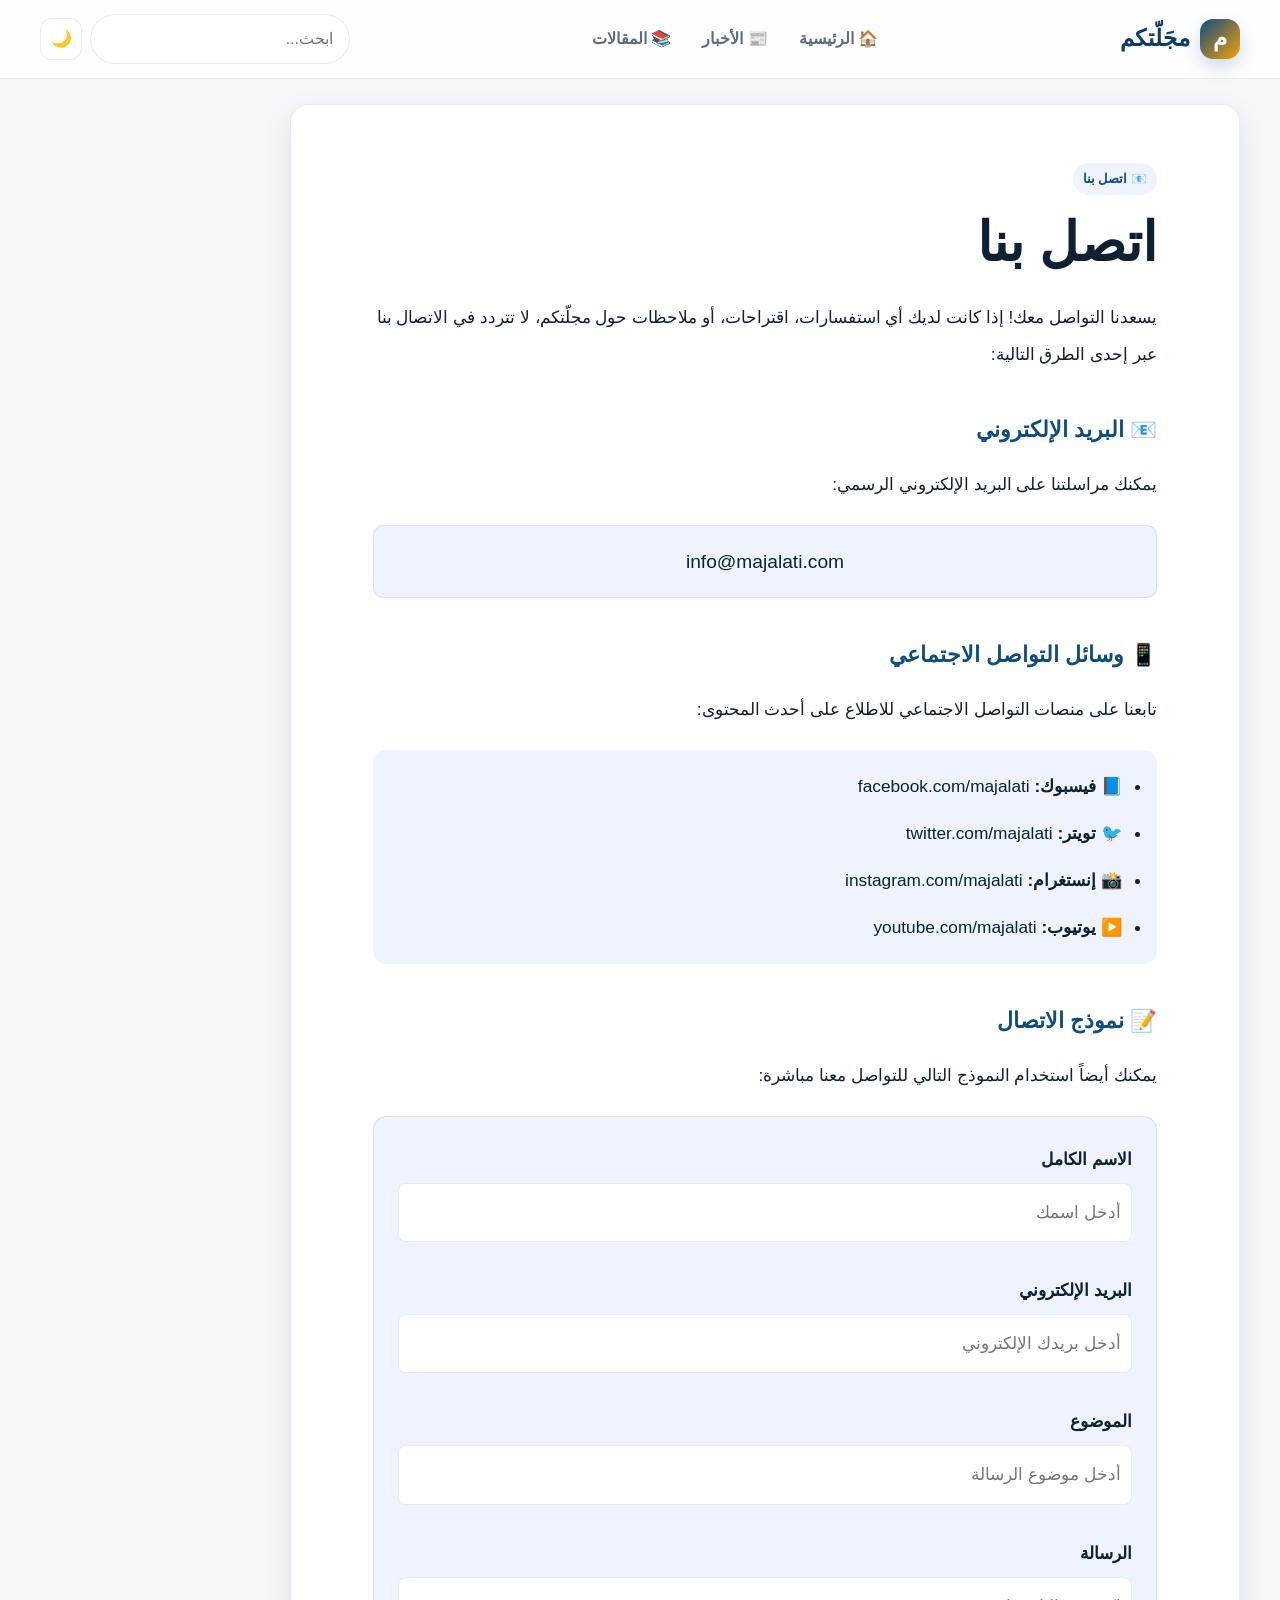
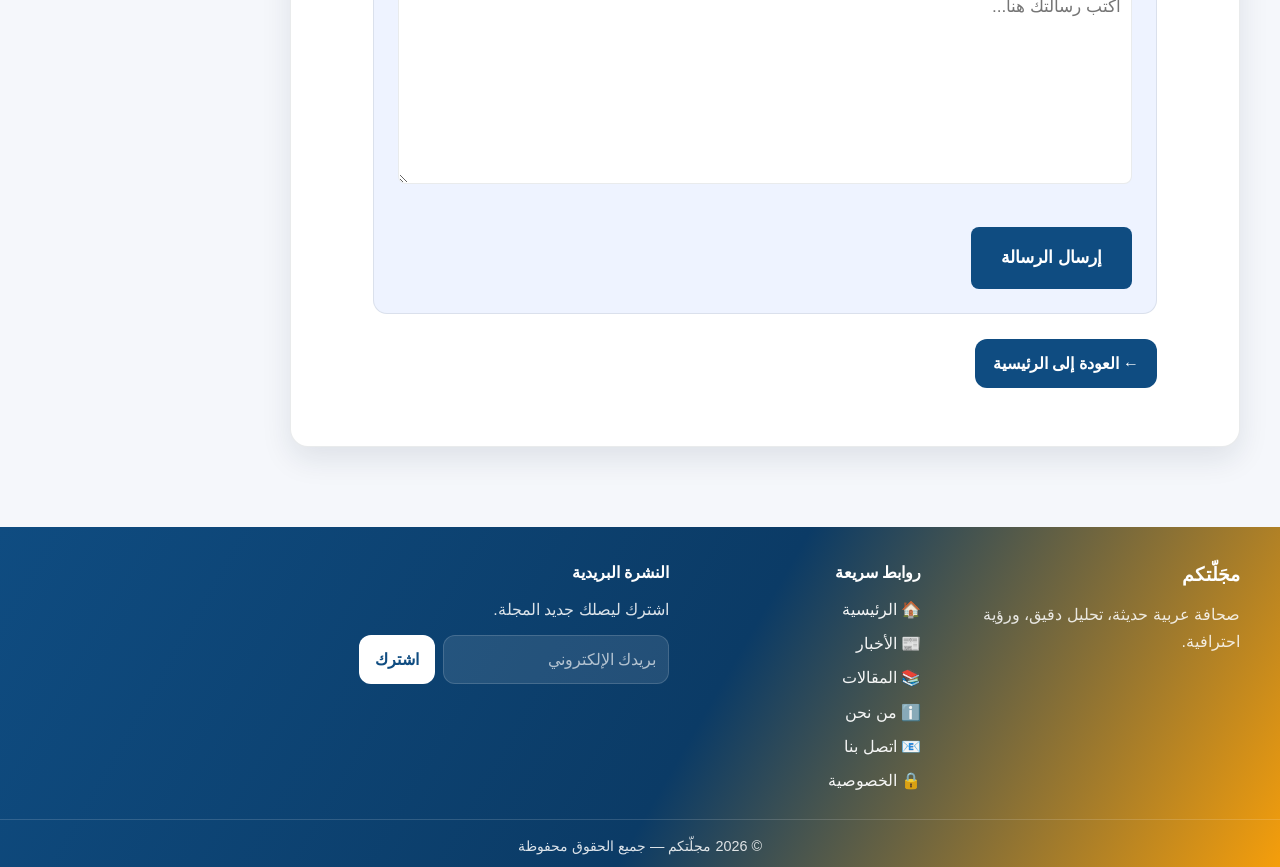
<file: contact.html>
<!DOCTYPE html>
<html lang="ar" dir="rtl">
<head>
  <meta charset="UTF-8">
  <meta name="viewport" content="width=device-width, initial-scale=1.0">
  <meta name="robots" content="index, follow">
  <meta name="googlebot" content="index, follow">
  <meta name="description" content="اتصل بنا - مجَلّتكم مجلة عربية حديثة">
  <meta name="theme-color" content="#0f4c81">
  
  <!-- كود Google AdSense -->
  <script async src="https://pagead2.googlesyndication.com/pagead/js/adsbygoogle.js?client=ca-pub-6010492939154920" crossorigin="anonymous"></script>
  
  <title>اتصل بنا | مجلّتكم</title>
  <link rel="icon" type="image/svg+xml" href="assets/icons/favicon.svg">
  <link rel="stylesheet" href="css/styles.css">
  <link rel="stylesheet" href="css/responsive.css">
</head>

<body data-page="contact">

  <!-- ================= HEADER ================= -->
  <header class="site-header">
    <div class="container header-inner">

      <a href="index.html" class="brand" aria-label="الصفحة الرئيسية">
        <span class="brand-mark">م</span>
        <span>مجَلّتكم</span>
      </a>

      <nav class="main-nav" aria-label="التنقل الرئيسي">
        <ul class="nav-list">
          <li><a href="index.html" class="nav-link">🏠 الرئيسية</a></li>
          <li><a href="news.html" class="nav-link">📰 الأخبار</a></li>
          <li><a href="articles.html" class="nav-link">📚 المقالات</a></li>
        </ul>
      </nav>

      <div class="header-tools">
        <div class="search-shell">
          <input id="searchInput" type="search" placeholder="ابحث..." autocomplete="off">
          <div id="searchDropdown" class="search-dropdown"></div>
        </div>
        <button id="themeToggle" class="theme-toggle">🌙</button>
        <button class="menu-toggle">☰</button>
      </div>

    </div>
  </header>

  <!-- ================= MAIN ================= -->
  <main class="container page-shell">

    <article class="article-page info-page contact-page">
      <div class="article-detail">
        <div class="article-detail-content">

          <span class="eyebrow">📧 اتصل بنا</span>
          <h1>اتصل بنا</h1>

          <div class="article-text">

            <p>
              يسعدنا التواصل معك! إذا كانت لديك أي استفسارات، اقتراحات، أو ملاحظات حول مجلّتكم، لا تتردد في الاتصال بنا عبر إحدى الطرق التالية:
            </p>

            <h2>📧 البريد الإلكتروني</h2>
            <p>
              يمكنك مراسلتنا على البريد الإلكتروني الرسمي:
            </p>
            <p class="contact-email">
              <a href="mailto:info@majalati.com">info@majalati.com</a>
            </p>

            <h2>📱 وسائل التواصل الاجتماعي</h2>
            <p>
              تابعنا على منصات التواصل الاجتماعي للاطلاع على أحدث المحتوى:
            </p>
            <ul>
              <li>📘 <strong>فيسبوك:</strong> <a href="#">facebook.com/majalati</a></li>
              <li>🐦 <strong>تويتر:</strong> <a href="#">twitter.com/majalati</a></li>
              <li>📸 <strong>إنستغرام:</strong> <a href="#">instagram.com/majalati</a></li>
              <li>▶️ <strong>يوتيوب:</strong> <a href="#">youtube.com/majalati</a></li>
            </ul>

            <h2>📝 نموذج الاتصال</h2>
            <p>يمكنك أيضاً استخدام النموذج التالي للتواصل معنا مباشرة:</p>

            <form class="contact-form">
              <div style="margin-bottom:15px;">
                <label style="display:block; margin-bottom:5px; font-weight:bold;">الاسم الكامل</label>
                <input type="text" placeholder="أدخل اسمك" style="width:100%; padding:10px; border:1px solid var(--border); border-radius:8px; background:var(--surface); color:var(--text);">
              </div>
              <div style="margin-bottom:15px;">
                <label style="display:block; margin-bottom:5px; font-weight:bold;">البريد الإلكتروني</label>
                <input type="email" placeholder="أدخل بريدك الإلكتروني" style="width:100%; padding:10px; border:1px solid var(--border); border-radius:8px; background:var(--surface); color:var(--text);">
              </div>
              <div style="margin-bottom:15px;">
                <label style="display:block; margin-bottom:5px; font-weight:bold;">الموضوع</label>
                <input type="text" placeholder="أدخل موضوع الرسالة" style="width:100%; padding:10px; border:1px solid var(--border); border-radius:8px; background:var(--surface); color:var(--text);">
              </div>
              <div style="margin-bottom:15px;">
                <label style="display:block; margin-bottom:5px; font-weight:bold;">الرسالة</label>
                <textarea rows="5" placeholder="اكتب رسالتك هنا..." style="width:100%; padding:10px; border:1px solid var(--border); border-radius:8px; background:var(--surface); color:var(--text);"></textarea>
              </div>
              <button type="submit" style="background:var(--primary); color:white; border:none; padding:12px 30px; border-radius:8px; font-weight:bold; cursor:pointer;">إرسال الرسالة</button>
            </form>

          </div>

          <a href="index.html" class="article-back">← العودة إلى الرئيسية</a>

        </div>
      </div>
    </article>

  </main>

  <!-- ================= FOOTER ================= -->
  <footer class="site-footer">
    <div class="container footer-inner">

      <div class="footer-brand">
        <h3>مجَلّتكم</h3>
        <p>صحافة عربية حديثة، تحليل دقيق، ورؤية احترافية.</p>
      </div>

      <div class="footer-column">
        <h4>روابط سريعة</h4>
        <ul>
          <li><a href="index.html">🏠 الرئيسية</a></li>
          <li><a href="news.html">📰 الأخبار</a></li>
          <li><a href="articles.html">📚 المقالات</a></li>
          <li><a href="about.html">ℹ️ من نحن</a></li>
          <li><a href="contact.html">📧 اتصل بنا</a></li>
          <li><a href="privacy.html">🔒 الخصوصية</a></li>
        </ul>
      </div>

      <div class="footer-column">
        <h4>النشرة البريدية</h4>
        <p>اشترك ليصلك جديد المجلة.</p>
        <form class="newsletter-form">
          <input type="email" placeholder="بريدك الإلكتروني" required>
          <button type="submit">اشترك</button>
        </form>
      </div>

    </div>

    <div class="footer-bottom">
      © 2026 مجلّتكم — جميع الحقوق محفوظة
    </div>
  </footer>

  <script src="js/app.js"></script>

</body>
</html>
</file>
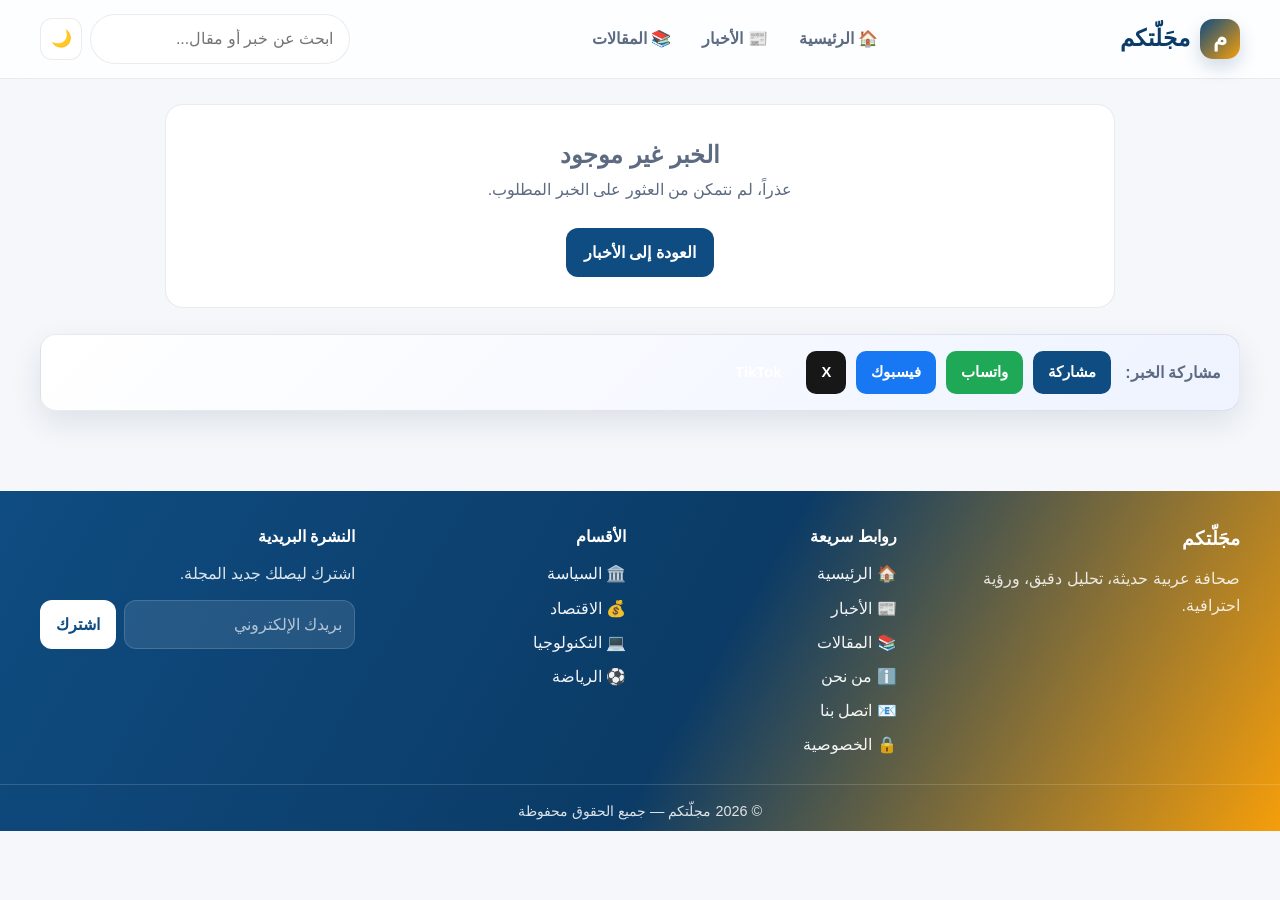
<file: news-article.html>
<!DOCTYPE html>
<html lang="ar" dir="rtl">
<head>
  <meta charset="UTF-8">
  <meta name="viewport" content="width=device-width, initial-scale=1.0">
  <meta name="robots" content="index, follow">
  <meta name="googlebot" content="index, follow">
  <meta name="description" content="قراءة الخبر كاملاً في مجلّتكم.">
  <meta name="theme-color" content="#0f4c81">
  <meta name="google-site-verification" content="KdVR58y8qa2wPHxOkaNOIpfJPZEGpKk4mzBOlDnC3z4" />
  <title>الخبر | مجلّتكم</title>
  <link rel="icon" type="image/svg+xml" href="assets/icons/favicon.svg">
  <link rel="stylesheet" href="css/styles.css">

  <!-- ===== Open Graph ===== -->
  <meta property="og:title" content="مجَلّتكم - مجلة عربية حديثة" />
  <meta property="og:description" content="مجَلّتكم - مجلة عربية حديثة تتابع السياسة والاقتصاد والتكنولوجيا والمجتمع والرياضة والعالم." />
  <meta property="og:url" content="https://heartfelt-kelpie-569825.netlify.app/" />
  <meta property="og:type" content="website" />

  <!-- ===== Twitter Card ===== -->
  <meta name="twitter:card" content="summary" />
  <meta name="twitter:title" content="مجَلّتكم - مجلة عربية حديثة" />
  <meta name="twitter:description" content="مجَلّتكم - مجلة عربية حديثة تتابع السياسة والاقتصاد والتكنولوجيا والمجتمع والرياضة والعالم." />

  <script async src="https://pagead2.googlesyndication.com/pagead/js/adsbygoogle.js?client=ca-pub-6010492939154920" crossorigin="anonymous"></script>
</head>

<body data-page="news-article">

  <!-- ================= HEADER ================= -->
  <header class="site-header">
    <div class="container header-inner">

      <a href="index.html" class="brand" aria-label="الصفحة الرئيسية">
        <span class="brand-mark">م</span>
        <span>مجَلّتكم</span>
      </a>

      <nav class="main-nav" aria-label="التنقل الرئيسي">
        <ul class="nav-list">
          <li><a href="index.html" class="nav-link">🏠 الرئيسية</a></li>
          <li><a href="news.html" class="nav-link active">📰 الأخبار</a></li>
          <li><a href="articles.html" class="nav-link">📚 المقالات</a></li>
        </ul>
      </nav>

      <div class="header-tools">
        <div class="search-shell">
          <input id="searchInput" type="search" placeholder="ابحث عن خبر أو مقال..." aria-label="البحث" autocomplete="off">
          <div id="searchDropdown" class="search-dropdown"></div>
        </div>
        <button id="themeToggle" class="theme-toggle" type="button" aria-label="تبديل الوضع">🌙</button>
        <button class="menu-toggle" type="button" aria-label="فتح القائمة" aria-expanded="false">☰</button>
      </div>

    </div>
  </header>

  <!-- ================= MAIN ================= -->
  <main class="page-shell">

    <article id="newsArticleDetails" class="container article-page">
      <p class="empty-message">⏳ جاري تحميل الخبر...</p>
    </article>

    <div class="container article-share" aria-label="مشاركة الخبر">
      <span>مشاركة الخبر:</span>
      <button type="button" id="shareArticle">مشاركة</button>
      <a data-share-network="whatsapp" target="_blank" rel="noopener noreferrer">واتساب</a>
      <a data-share-network="facebook" target="_blank" rel="noopener noreferrer">فيسبوك</a>
      <a data-share-network="x" target="_blank" rel="noopener noreferrer">X</a>
      <a data-share-network="tiktok" target="_blank" rel="noopener noreferrer">TikTok</a>
    </div>

  </main>

  <!-- ================= FOOTER ================= -->
  <footer class="site-footer">
    <div class="container footer-inner">

      <div class="footer-brand">
        <h3>مجَلّتكم</h3>
        <p>صحافة عربية حديثة، تحليل دقيق، ورؤية احترافية.</p>
      </div>

      <div class="footer-column">
        <h4>روابط سريعة</h4>
        <ul>
          <li><a href="index.html">🏠 الرئيسية</a></li>
          <li><a href="news.html">📰 الأخبار</a></li>
          <li><a href="articles.html">📚 المقالات</a></li>
          <li><a href="about.html">ℹ️ من نحن</a></li>
          <li><a href="contact.html">📧 اتصل بنا</a></li>
          <li><a href="privacy.html">🔒 الخصوصية</a></li>
        </ul>
      </div>

      <div class="footer-column">
        <h4>الأقسام</h4>
        <ul>
          <li><a href="news.html?category=سياسة">🏛️ السياسة</a></li>
          <li><a href="news.html?category=اقتصاد">💰 الاقتصاد</a></li>
          <li><a href="news.html?category=تكنولوجيا">💻 التكنولوجيا</a></li>
          <li><a href="news.html?category=رياضة">⚽ الرياضة</a></li>
        </ul>
      </div>

      <div class="footer-column">
        <h4>النشرة البريدية</h4>
        <p>اشترك ليصلك جديد المجلة.</p>
        <form class="newsletter-form" id="newsletterForm">
          <input type="email" placeholder="بريدك الإلكتروني" aria-label="البريد الإلكتروني" required>
          <button type="submit">اشترك</button>
        </form>
      </div>

    </div>

    <div class="footer-bottom">
      © 2026 مجلّتكم — جميع الحقوق محفوظة
    </div>
  </footer>

<script src="data/categories.js"></script>
<script src="data/articles.js"></script>
<script src="data/news.js"></script>


<script src="js/search.js"></script>
<script src="js/theme.js"></script>
<script src="js/sharing.js"></script>


<script src="js/app.js"></script>


<script src="js/pagination.js"></script>
</body>
</html>
</file>
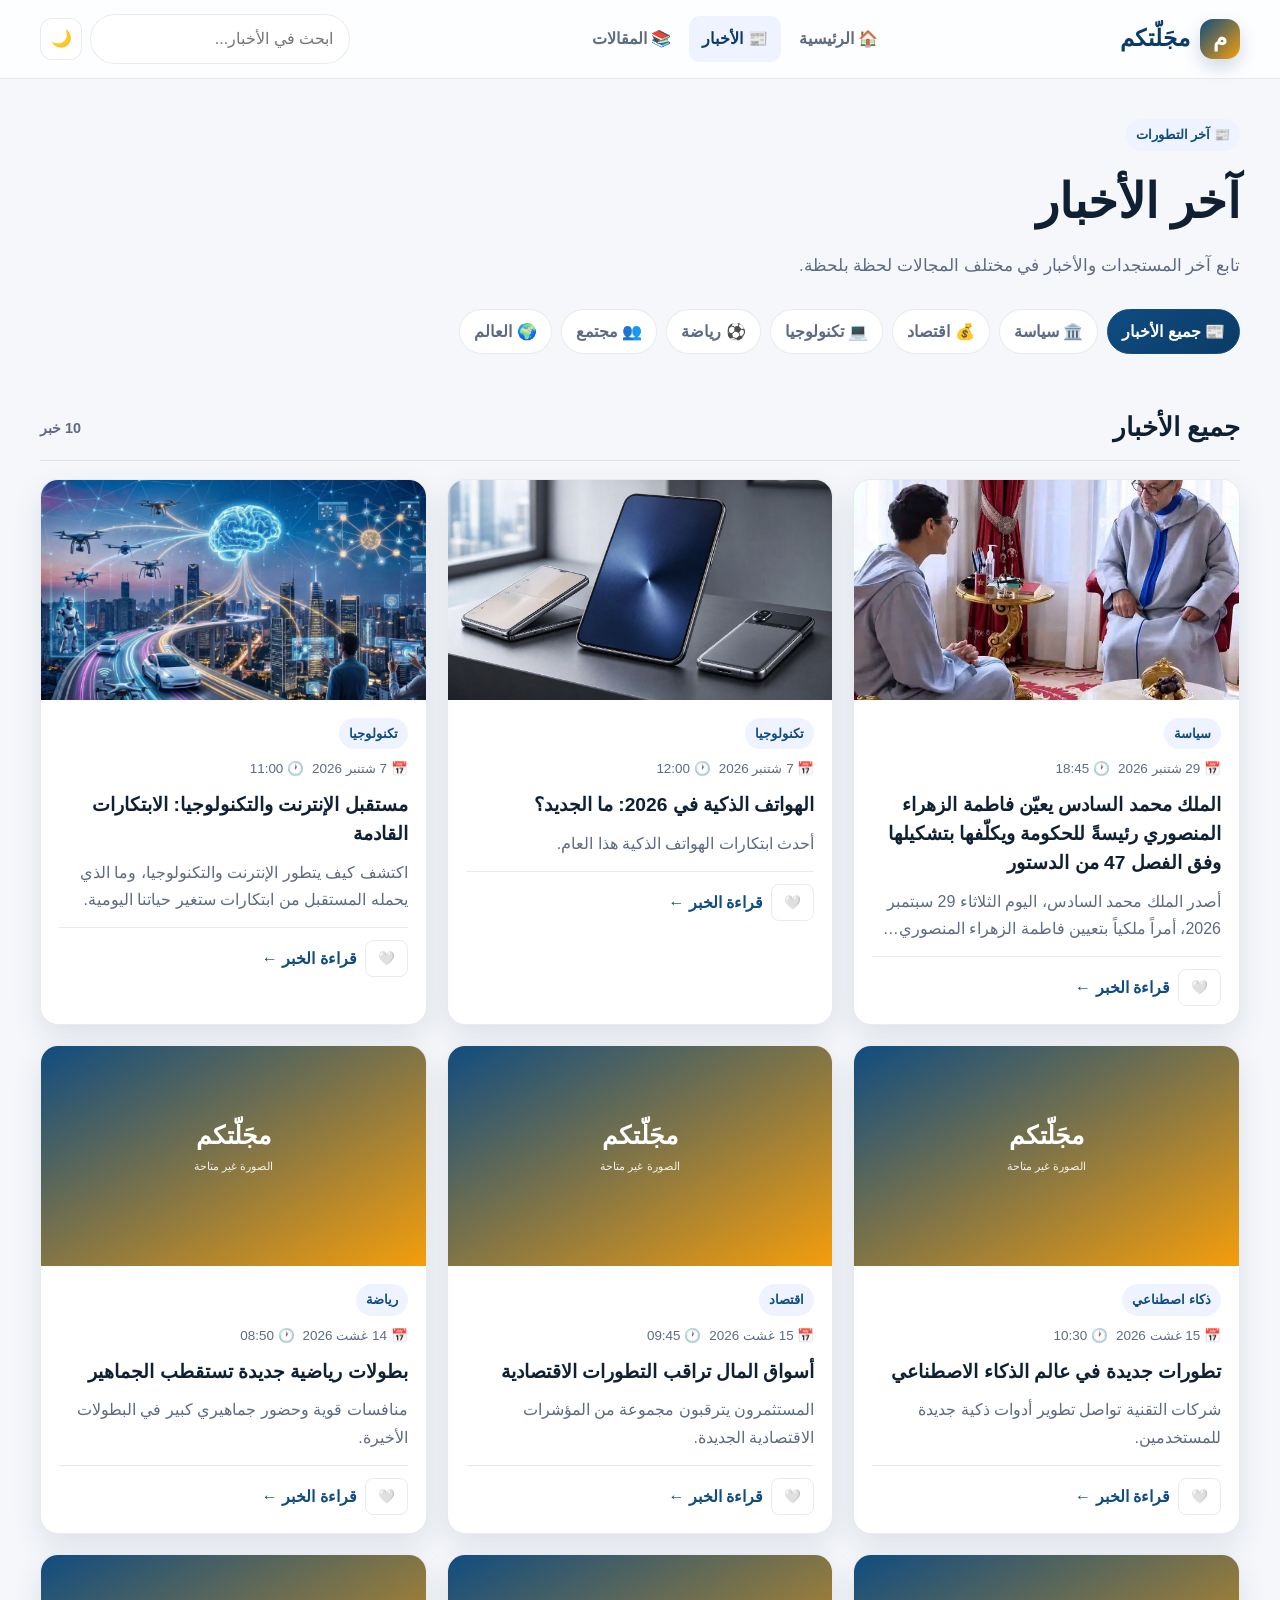
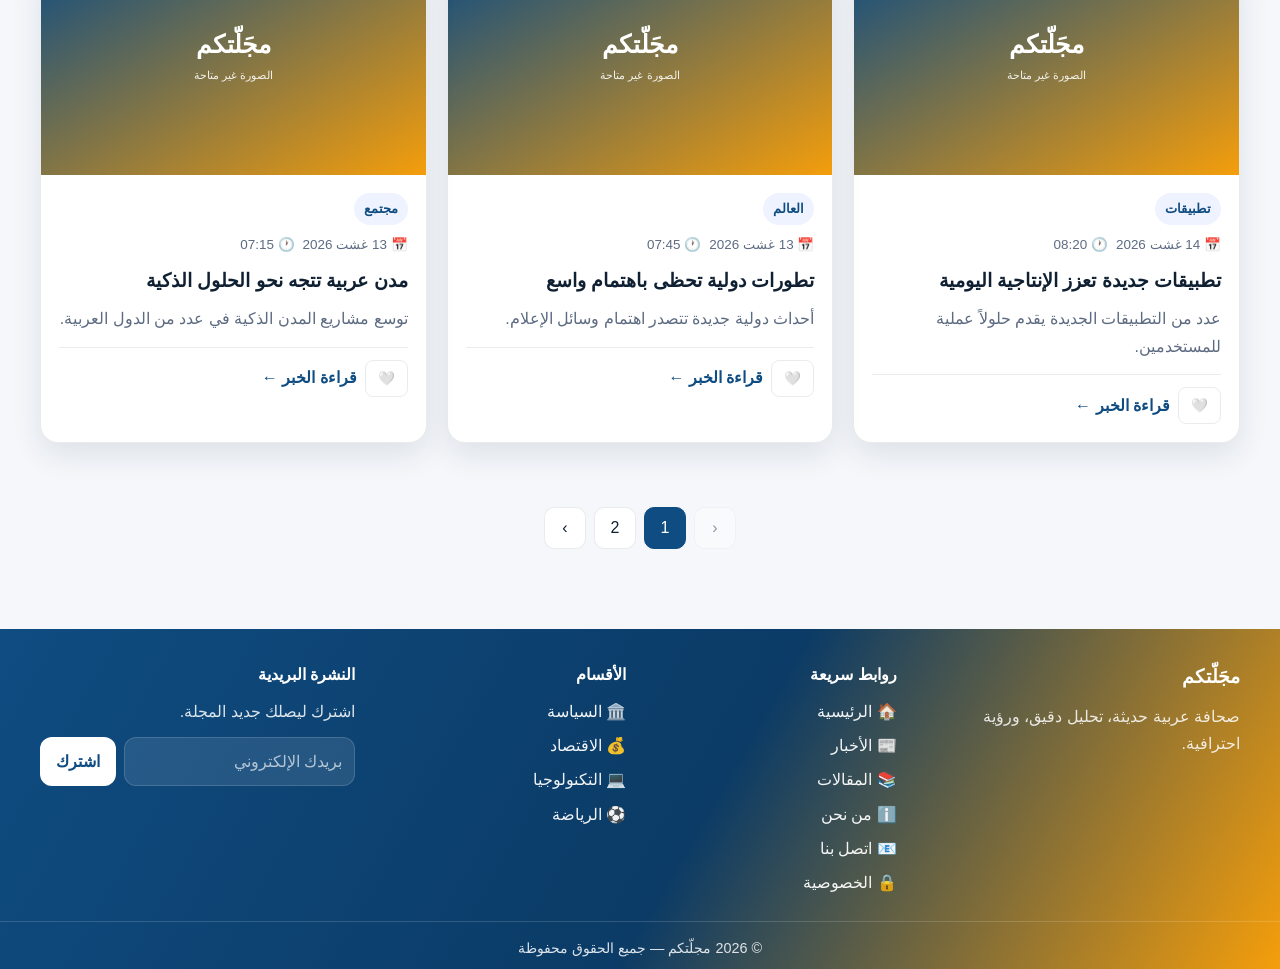
<file: news.html>
<!DOCTYPE html>
<html lang="ar" dir="rtl">
<head>
  <meta charset="UTF-8">
  <meta name="viewport" content="width=device-width, initial-scale=1.0">
  <meta name="robots" content="index, follow">
  <meta name="googlebot" content="index, follow">
  <meta name="google-site-verification" content="KdVR58y8qa2wPHxOkaNOIpfJPZEGpKk4mzBOlDnC3z4" />
  <meta name="description" content="آخر الأخبار العربية والعالمية من مجلّتكم.">
  <meta name="theme-color" content="#0f4c81">
  <title>الأخبار | مجلّتكم</title>
  <link rel="icon" type="image/svg+xml" href="assets/icons/favicon.svg">
  <link rel="stylesheet" href="css/styles.css">
  <!-- ===== Open Graph (Facebook, WhatsApp, LinkedIn) ===== -->
<meta property="og:title" content="مجَلّتكم - مجلة عربية حديثة" />
<meta property="og:description" content="مجَلّتكم - مجلة عربية حديثة تتابع السياسة والاقتصاد والتكنولوجيا والمجتمع والرياضة والعالم." />
<meta property="og:url" content="https://heartfelt-kelpie-569825.netlify.app/" />
<meta property="og:type" content="website" />

<!-- ===== Twitter Card ===== -->
<meta name="twitter:card" content="summary" />
<meta name="twitter:title" content="مجَلّتكم - مجلة عربية حديثة" />
<meta name="twitter:description" content="مجَلّتكم - مجلة عربية حديثة تتابع السياسة والاقتصاد والتكنولوجيا والمجتمع والرياضة والعالم." />
  <script async src="https://pagead2.googlesyndication.com/pagead/js/adsbygoogle.js?client=ca-pub-6010492939154920" crossorigin="anonymous"></script>

</head>

<body data-page="news">

  <!-- ================= HEADER ================= -->
  <header class="site-header">
    <div class="container header-inner">

      <a href="index.html" class="brand" aria-label="الصفحة الرئيسية">
        <span class="brand-mark">م</span>
        <span>مجَلّتكم</span>
      </a>

      <nav class="main-nav" aria-label="التنقل الرئيسي">
        <ul class="nav-list">
          <li><a href="index.html" class="nav-link">🏠 الرئيسية</a></li>
          <li><a href="news.html" class="nav-link active">📰 الأخبار</a></li>
          <li><a href="articles.html" class="nav-link">📚 المقالات</a></li>
        </ul>
      </nav>

      <div class="header-tools">
        <div class="search-shell">
          <input id="searchInput" type="search" placeholder="ابحث في الأخبار..." aria-label="البحث" autocomplete="off">
          <div id="searchDropdown" class="search-dropdown" aria-live="polite"></div>
        </div>
        <button id="themeToggle" class="theme-toggle" type="button" aria-label="تبديل الوضع">🌙</button>
        <button class="menu-toggle" type="button" aria-label="فتح القائمة" aria-expanded="false">☰</button>
      </div>

    </div>
  </header>

  <!-- ================= MAIN ================= -->
  <main class="container page-shell">

    <!-- ===== عنوان الصفحة ===== -->
    <section class="page-header">
      <span class="eyebrow">📰 آخر التطورات</span>
      <h1>آخر الأخبار</h1>
      <p class="page-description">تابع آخر المستجدات والأخبار في مختلف المجالات لحظة بلحظة.</p>
    </section>

    <!-- ===== التصنيفات ===== -->
    <section class="category-filter" id="newsCategoryFilter" aria-label="تصفية الأخبار حسب القسم">
      <button type="button" class="filter-chip active" data-category="all">📰 جميع الأخبار</button>
      <button type="button" class="filter-chip" data-category="سياسة">🏛️ سياسة</button>
      <button type="button" class="filter-chip" data-category="اقتصاد">💰 اقتصاد</button>
      <button type="button" class="filter-chip" data-category="تكنولوجيا">💻 تكنولوجيا</button>
      <button type="button" class="filter-chip" data-category="رياضة">⚽ رياضة</button>
      <button type="button" class="filter-chip" data-category="مجتمع">👥 مجتمع</button>
      <button type="button" class="filter-chip" data-category="العالم">🌍 العالم</button>
    </section>

    <!-- ===== الأخبار ===== -->
    <section class="section-block">
      <div class="section-head">
        <h2>جميع الأخبار</h2>
        <span id="newsCount" class="news-count">0 خبر</span>
      </div>

      <div id="newsGrid" class="card-grid news-grid" aria-live="polite"></div>

      <div id="newsEmpty" class="empty-state" hidden>
        <div class="empty-icon">📭</div>
        <h3>لا توجد أخبار</h3>
        <p>لم نعثر على أي أخبار في هذا القسم حالياً.</p>
      </div>
    </section>

    <!-- ===== الترقيم ===== -->
    <nav id="newsPagination" class="pagination" aria-label="التنقل بين صفحات الأخبار"></nav>

  </main>

  <!-- ================= FOOTER ================= -->
  <footer class="site-footer">
    <div class="container footer-inner">

      <div class="footer-brand">
        <h3>مجَلّتكم</h3>
        <p>صحافة عربية حديثة، تحليل دقيق، ورؤية احترافية.</p>
      </div>

      <div class="footer-column">
        <h4>روابط سريعة</h4>
        <ul>
          <li><a href="index.html">🏠 الرئيسية</a></li>
          <li><a href="news.html">📰 الأخبار</a></li>
          <li><a href="articles.html">📚 المقالات</a></li>
          <li><a href="about.html">ℹ️ من نحن</a></li>
          <li><a href="contact.html">📧 اتصل بنا</a></li>
          <li><a href="privacy.html">🔒 الخصوصية</a></li>
        </ul>
      </div>

      <div class="footer-column">
        <h4>الأقسام</h4>
        <ul>
          <li><a href="news.html?category=سياسة">🏛️ السياسة</a></li>
          <li><a href="news.html?category=اقتصاد">💰 الاقتصاد</a></li>
          <li><a href="news.html?category=تكنولوجيا">💻 التكنولوجيا</a></li>
          <li><a href="news.html?category=رياضة">⚽ الرياضة</a></li>
        </ul>
      </div>

      <div class="footer-column">
        <h4>النشرة البريدية</h4>
        <p>اشترك ليصلك جديد المجلة.</p>
        <form class="newsletter-form" id="newsletterForm">
          <input type="email" placeholder="بريدك الإلكتروني" aria-label="البريد الإلكتروني" required>
          <button type="submit">اشترك</button>
        </form>
      </div>

    </div>

    <div class="footer-bottom">
      © 2026 مجلّتكم — جميع الحقوق محفوظة
    </div>
  </footer>

<script src="data/categories.js"></script>
<script src="data/articles.js"></script>
<script src="data/news.js"></script>


<script src="js/search.js"></script>
<script src="js/theme.js"></script>
<script src="js/sharing.js"></script>


<script src="js/app.js"></script>


<script src="js/pagination.js"></script>
</body>
</html>
</file>
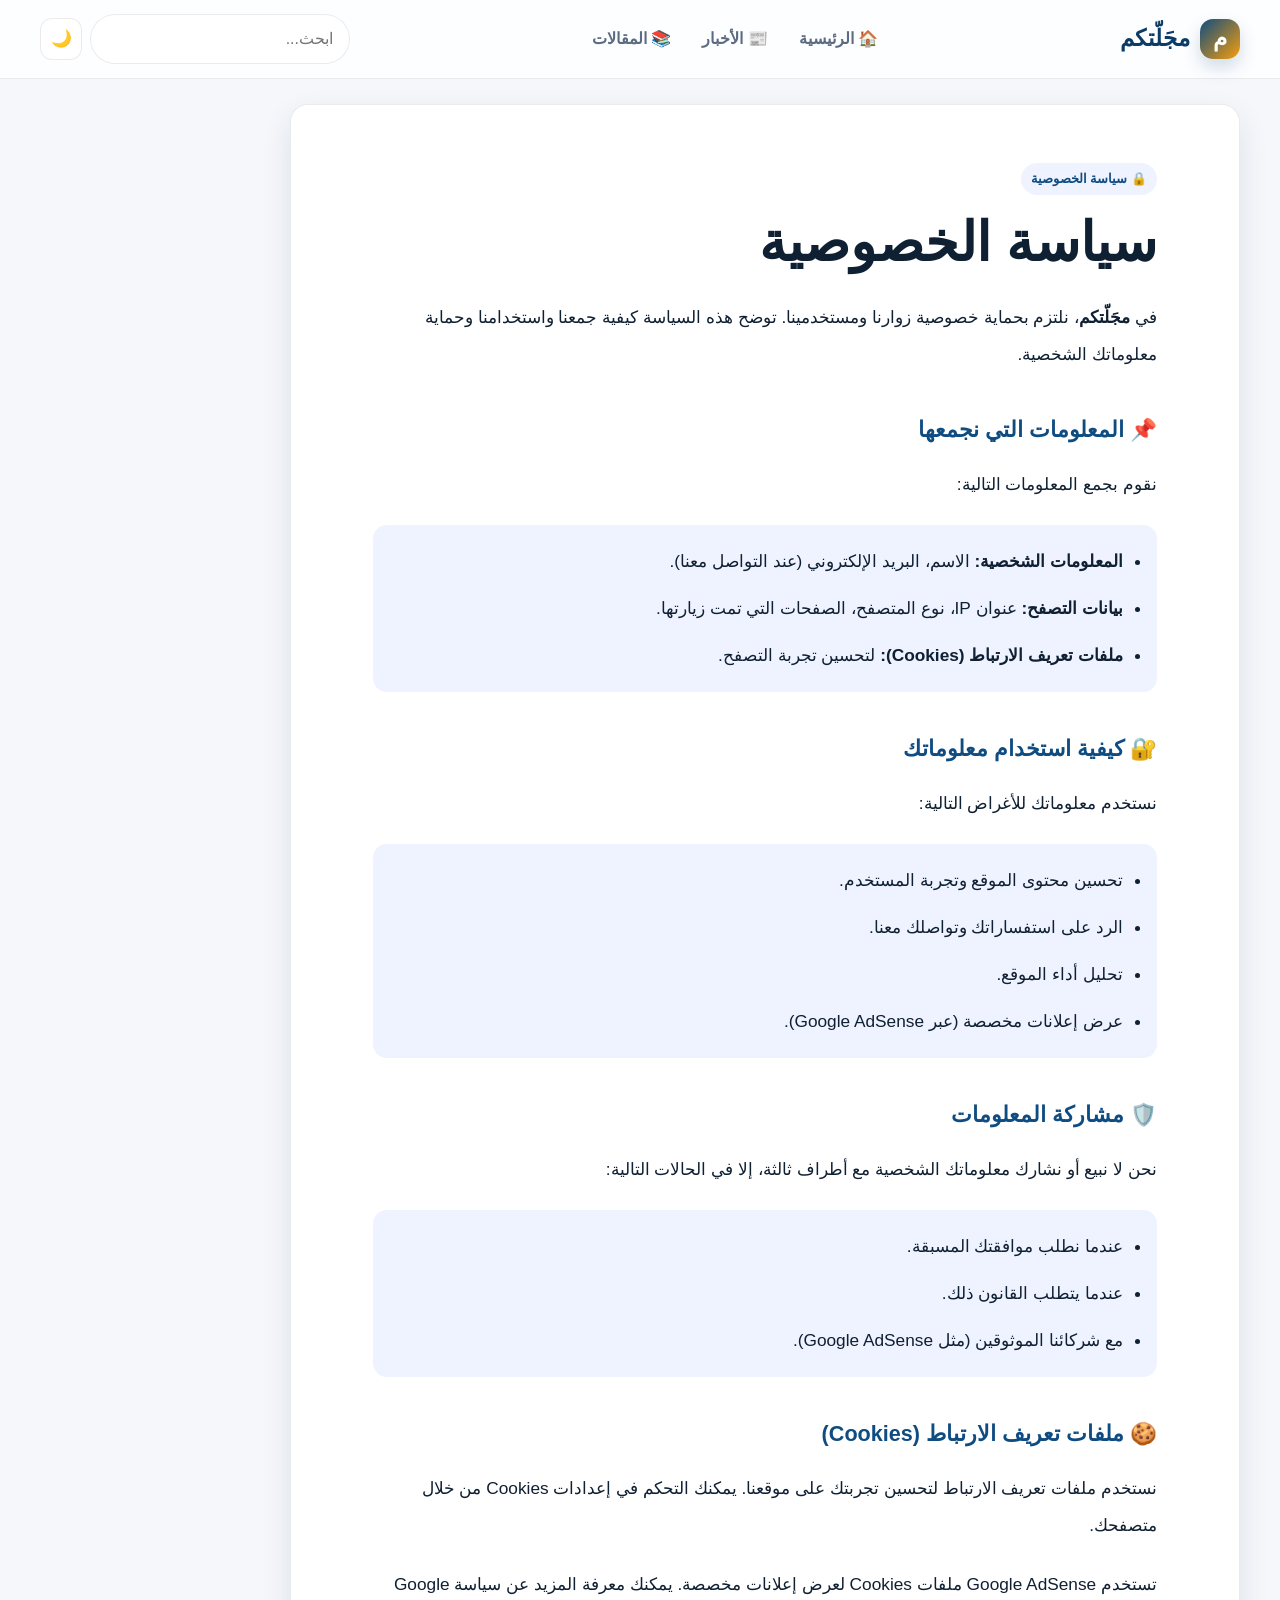
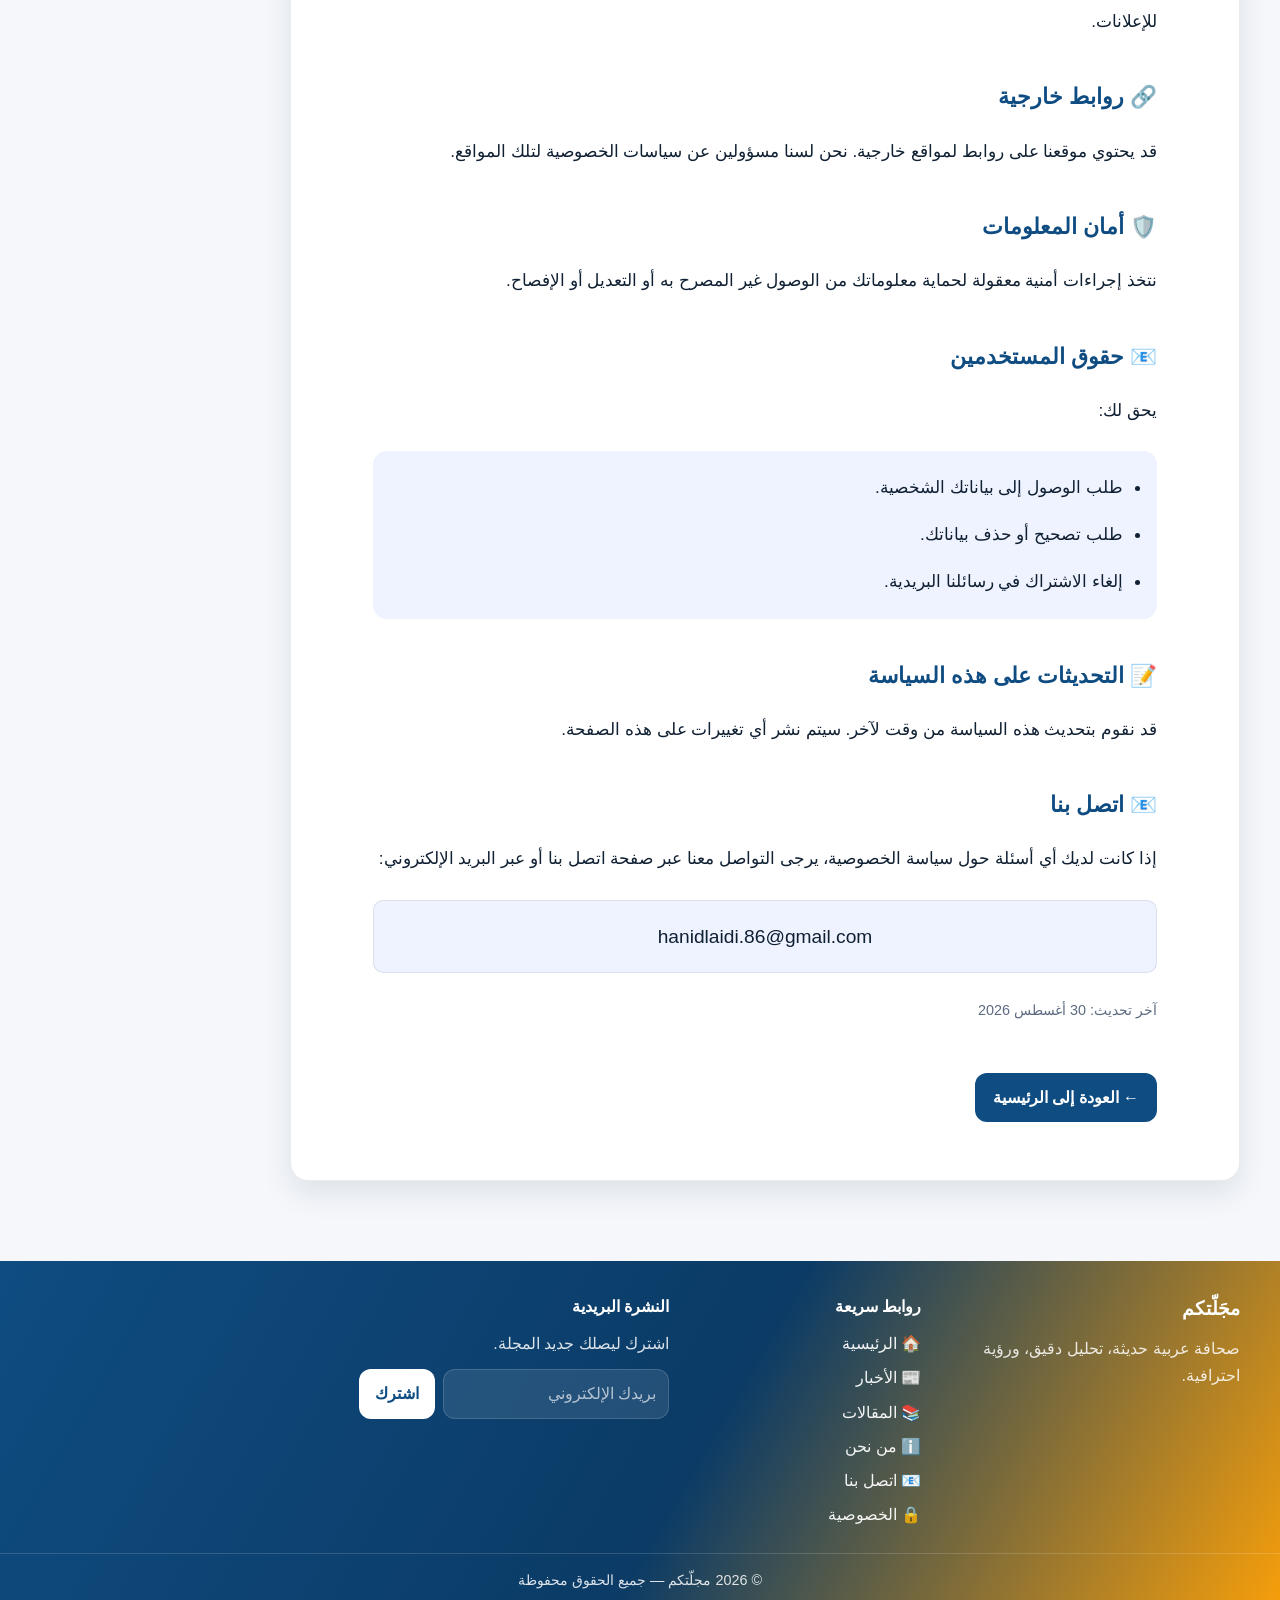
<file: privacy.html>
<!DOCTYPE html>
<html lang="ar" dir="rtl">
<head>
  <meta charset="UTF-8">
  <meta name="viewport" content="width=device-width, initial-scale=1.0">
  <meta name="robots" content="index, follow">
  <meta name="googlebot" content="index, follow">
  <meta name="description" content="سياسة الخصوصية - مجَلّتكم مجلة عربية حديثة">
  <meta name="theme-color" content="#0f4c81">
  
  <!-- كود Google AdSense -->
  <script async src="https://pagead2.googlesyndication.com/pagead/js/adsbygoogle.js?client=ca-pub-6010492939154920" crossorigin="anonymous"></script>
  
  <title>سياسة الخصوصية | مجلّتكم</title>
  <link rel="icon" type="image/svg+xml" href="assets/icons/favicon.svg">
  <link rel="stylesheet" href="css/styles.css">
  <link rel="stylesheet" href="css/responsive.css">
</head>

<body data-page="privacy">

  <!-- ================= HEADER ================= -->
  <header class="site-header">
    <div class="container header-inner">

      <a href="index.html" class="brand" aria-label="الصفحة الرئيسية">
        <span class="brand-mark">م</span>
        <span>مجَلّتكم</span>
      </a>

      <nav class="main-nav" aria-label="التنقل الرئيسي">
        <ul class="nav-list">
          <li><a href="index.html" class="nav-link">🏠 الرئيسية</a></li>
          <li><a href="news.html" class="nav-link">📰 الأخبار</a></li>
          <li><a href="articles.html" class="nav-link">📚 المقالات</a></li>
        </ul>
      </nav>

      <div class="header-tools">
        <div class="search-shell">
          <input id="searchInput" type="search" placeholder="ابحث..." autocomplete="off">
          <div id="searchDropdown" class="search-dropdown"></div>
        </div>
        <button id="themeToggle" class="theme-toggle">🌙</button>
        <button class="menu-toggle">☰</button>
      </div>

    </div>
  </header>

  <!-- ================= MAIN ================= -->
  <main class="container page-shell">

    <article class="article-page info-page privacy-page">
      <div class="article-detail">
        <div class="article-detail-content">

          <span class="eyebrow">🔒 سياسة الخصوصية</span>
          <h1>سياسة الخصوصية</h1>

          <div class="article-text">

            <p>
              في <strong>مجَلّتكم</strong>، نلتزم بحماية خصوصية زوارنا ومستخدمينا. توضح هذه السياسة كيفية جمعنا واستخدامنا وحماية معلوماتك الشخصية.
            </p>

            <h2>📌 المعلومات التي نجمعها</h2>
            <p>
              نقوم بجمع المعلومات التالية:
            </p>
            <ul>
              <li><strong>المعلومات الشخصية:</strong> الاسم، البريد الإلكتروني (عند التواصل معنا).</li>
              <li><strong>بيانات التصفح:</strong> عنوان IP، نوع المتصفح، الصفحات التي تمت زيارتها.</li>
              <li><strong>ملفات تعريف الارتباط (Cookies):</strong> لتحسين تجربة التصفح.</li>
            </ul>

            <h2>🔐 كيفية استخدام معلوماتك</h2>
            <p>
              نستخدم معلوماتك للأغراض التالية:
            </p>
            <ul>
              <li>تحسين محتوى الموقع وتجربة المستخدم.</li>
              <li>الرد على استفساراتك وتواصلك معنا.</li>
              <li>تحليل أداء الموقع.</li>
              <li>عرض إعلانات مخصصة (عبر Google AdSense).</li>
            </ul>

            <h2>🛡️ مشاركة المعلومات</h2>
            <p>
              نحن لا نبيع أو نشارك معلوماتك الشخصية مع أطراف ثالثة، إلا في الحالات التالية:
            </p>
            <ul>
              <li>عندما نطلب موافقتك المسبقة.</li>
              <li>عندما يتطلب القانون ذلك.</li>
              <li>مع شركائنا الموثوقين (مثل Google AdSense).</li>
            </ul>

            <h2>🍪 ملفات تعريف الارتباط (Cookies)</h2>
            <p>
              نستخدم ملفات تعريف الارتباط لتحسين تجربتك على موقعنا. يمكنك التحكم في إعدادات Cookies من خلال متصفحك.
            </p>
            <p>
              تستخدم Google AdSense ملفات Cookies لعرض إعلانات مخصصة. يمكنك معرفة المزيد عن <a href="https://policies.google.com/technologies/ads" target="_blank">سياسة Google للإعلانات</a>.
            </p>

            <h2>🔗 روابط خارجية</h2>
            <p>
              قد يحتوي موقعنا على روابط لمواقع خارجية. نحن لسنا مسؤولين عن سياسات الخصوصية لتلك المواقع.
            </p>

            <h2>🛡️ أمان المعلومات</h2>
            <p>
              نتخذ إجراءات أمنية معقولة لحماية معلوماتك من الوصول غير المصرح به أو التعديل أو الإفصاح.
            </p>

            <h2>📧 حقوق المستخدمين</h2>
            <p>
              يحق لك:
            </p>
            <ul>
              <li>طلب الوصول إلى بياناتك الشخصية.</li>
              <li>طلب تصحيح أو حذف بياناتك.</li>
              <li>إلغاء الاشتراك في رسائلنا البريدية.</li>
            </ul>

            <h2>📝 التحديثات على هذه السياسة</h2>
            <p>
              قد نقوم بتحديث هذه السياسة من وقت لآخر. سيتم نشر أي تغييرات على هذه الصفحة.
            </p>

            <h2>📧 اتصل بنا</h2>
            <p>
              إذا كانت لديك أي أسئلة حول سياسة الخصوصية، يرجى التواصل معنا عبر صفحة <a href="contact.html">اتصل بنا</a> أو عبر البريد الإلكتروني:
            </p>
            <p class="contact-email">
              <a href="mailto:hanidlaidi.86@gmail.com">hanidlaidi.86@gmail.com</a>
            </p>

            <p class="policy-updated">
              آخر تحديث: 30 أغسطس 2026
            </p>

          </div>

          <a href="index.html" class="article-back">← العودة إلى الرئيسية</a>

        </div>
      </div>
    </article>

  </main>

  <!-- ================= FOOTER ================= -->
  <footer class="site-footer">
    <div class="container footer-inner">

      <div class="footer-brand">
        <h3>مجَلّتكم</h3>
        <p>صحافة عربية حديثة، تحليل دقيق، ورؤية احترافية.</p>
      </div>

      <div class="footer-column">
        <h4>روابط سريعة</h4>
        <ul>
          <li><a href="index.html">🏠 الرئيسية</a></li>
          <li><a href="news.html">📰 الأخبار</a></li>
          <li><a href="articles.html">📚 المقالات</a></li>
          <li><a href="about.html">ℹ️ من نحن</a></li>
          <li><a href="contact.html">📧 اتصل بنا</a></li>
          <li><a href="privacy.html">🔒 الخصوصية</a></li>
        </ul>
      </div>

      <div class="footer-column">
        <h4>النشرة البريدية</h4>
        <p>اشترك ليصلك جديد المجلة.</p>
        <form class="newsletter-form">
          <input type="email" placeholder="بريدك الإلكتروني" required>
          <button type="submit">اشترك</button>
        </form>
      </div>

    </div>

    <div class="footer-bottom">
      © 2026 مجلّتكم — جميع الحقوق محفوظة
    </div>
  </footer>

  <script src="js/app.js"></script>

</body>
</html>
</file>
<file: css/styles.css>
/* =========================================================
   ROOT
========================================================= */

:root {
  --bg: #f5f7fb;
  --bg-soft: #eef3ff;
  --surface: #ffffff;
  --surface-2: #f0f4f9;
  --text: #102033;
  --muted: #5d6b82;
  --primary: #0f4c81;
  --primary-strong: #0b3b66;
  --accent: #f59e0b;
  --border: rgba(16, 32, 51, 0.09);
  --shadow: 0 12px 30px rgba(15, 37, 58, 0.10);
  --shadow-hover: 0 20px 45px rgba(15, 37, 58, 0.16);
  --radius: 18px;
  --container: 1200px;
}

/* =========================================================
   DARK MODE
========================================================= */

body.dark {
  --bg: #09111d;
  --bg-soft: #111b2a;
  --surface: #0f1b2b;
  --surface-2: #122235;
  --text: #eaf1ff;
  --muted: #9aaac0;
  --primary: #79a7ff;
  --primary-strong: #a3c1ff;
  --accent: #fbbf24;
  --border: rgba(255, 255, 255, 0.09);
  --shadow: 0 12px 30px rgba(0, 0, 0, 0.30);
  --shadow-hover: 0 20px 45px rgba(0, 0, 0, 0.42);
}

/* =========================================================
   RESET
========================================================= */

* {
  box-sizing: border-box;
  margin: 0;
  padding: 0;
}

html {
  scroll-behavior: smooth;
}

body {
  margin: 0;
  font-family: "Segoe UI", Tahoma, Arial, sans-serif;
  background: var(--bg);
  color: var(--text);
  line-height: 1.7;
  direction: rtl;
  transition: background 0.25s ease, color 0.25s ease;
}

body,
button,
input,
select,
textarea {
  transition: background-color 0.25s ease, color 0.25s ease, border-color 0.25s ease;
}

a {
  color: inherit;
  text-decoration: none;
}

img {
  max-width: 100%;
  display: block;
}

button,
input,
select,
textarea {
  font: inherit;
}

button {
  cursor: pointer;
}

/* =========================================================
   CONTAINER
========================================================= */

.container {
  width: min(var(--container), calc(100% - 32px));
  margin-inline: auto;
}

/* =========================================================
   HEADER
========================================================= */

.site-header {
  position: sticky;
  top: 0;
  z-index: 100;
  background: rgba(255, 255, 255, 0.82);
  backdrop-filter: blur(14px);
  -webkit-backdrop-filter: blur(14px);
  border-bottom: 1px solid var(--border);
}

body.dark .site-header {
  background: rgba(7, 12, 19, 0.86);
}

.header-inner {
  min-height: 78px;
  display: flex;
  align-items: center;
  justify-content: space-between;
  gap: 18px;
}

/* =========================================================
   BRAND
========================================================= */

.brand {
  display: inline-flex;
  align-items: center;
  gap: 10px;
  font-size: 1.45rem;
  font-weight: 900;
  color: var(--primary-strong);
  white-space: nowrap;
}

.brand-mark {
  width: 40px;
  height: 40px;
  display: grid;
  place-items: center;
  border-radius: 13px;
  background: linear-gradient(135deg, var(--primary), var(--accent));
  color: white;
  font-weight: 900;
  box-shadow: 0 8px 18px rgba(15, 76, 129, 0.20);
}

/* =========================================================
   NAVIGATION
========================================================= */

.main-nav {
  display: flex;
  align-items: center;
  justify-content: center;
  gap: 5px;
  flex: 1;
}

.nav-list {
  display: flex;
  align-items: center;
  gap: 5px;
  list-style: none;
  margin: 0;
  padding: 0;
}

.nav-link {
  padding: 9px 13px;
  border-radius: 11px;
  color: var(--muted);
  font-weight: 700;
  transition: 0.2s ease;
}

.nav-link:hover,
.nav-link.active {
  background: var(--bg-soft);
  color: var(--primary-strong);
}

/* =========================================================
   HEADER TOOLS
========================================================= */

.header-tools {
  display: flex;
  align-items: center;
  gap: 8px;
}

.search-shell {
  position: relative;
}

.search-shell input {
  width: 260px;
  padding: 10px 16px;
  border: 1px solid var(--border);
  border-radius: 999px;
  background: var(--surface);
  color: var(--text);
  outline: none;
}

.search-shell input:focus {
  border-color: var(--primary);
  box-shadow: 0 0 0 3px rgba(15, 76, 129, 0.10);
}

/* =========================================================
   SEARCH DROPDOWN
========================================================= */

.search-dropdown {
  position: absolute;
  top: calc(100% + 8px);
  right: 0;
  width: min(360px, 85vw);
  max-height: 420px;
  overflow-y: auto;
  background: var(--surface);
  border: 1px solid var(--border);
  border-radius: 15px;
  box-shadow: var(--shadow);
  display: none;
  z-index: 200;
}

.search-dropdown.visible {
  display: block;
}

.search-item {
  display: block;
  padding: 12px 15px;
  border-bottom: 1px solid var(--border);
  transition: 0.2s ease;
}

.search-item:last-child {
  border-bottom: 0;
}

.search-item:hover {
  background: var(--bg-soft);
}

.search-item strong {
  display: block;
  margin-bottom: 3px;
}

.search-item small {
  color: var(--muted);
}

/* =========================================================
   BUTTONS
========================================================= */

.theme-toggle,
.menu-toggle {
  width: 42px;
  height: 42px;
  border: 1px solid var(--border);
  border-radius: 12px;
  background: var(--surface);
  color: var(--text);
  display: grid;
  place-items: center;
  font-size: 1.05rem;
}

.theme-toggle:hover,
.menu-toggle:hover {
  background: var(--bg-soft);
}

/* =========================================================
   HERO
========================================================= */

.hero-wrap {
  padding: 30px 0 10px;
}

.featured-badge {
  display: inline-flex;
  align-items: center;
  background: linear-gradient(90deg, #ffdd57, #ff9f1c);
  color: #111827;
  padding: 8px 15px;
  border-radius: 999px;
  font-weight: 900;
  margin-bottom: 14px;
}

.hero-featured {
  width: 100%;
  position: relative;
}

.feature-card {
  position: relative;
  overflow: hidden;
  min-height: 500px;
  background: var(--surface);
  border: 1px solid var(--border);
  border-radius: var(--radius);
  box-shadow: var(--shadow);
  transition: transform 0.25s ease, box-shadow 0.25s ease;
}

.feature-card:hover {
  transform: translateY(-3px);
  box-shadow: var(--shadow-hover);
}

.feature-card img {
  width: 100%;
  height: 500px;
  object-fit: cover;
}

.feature-content {
  position: absolute;
  inset: auto 0 0 0;
  padding: 30px;
  color: white;
  background: linear-gradient(180deg, rgba(0, 0, 0, 0) 0%, rgba(0, 0, 0, 0.18) 20%, rgba(0, 0, 0, 0.88) 100%);
}

.feature-content h2 {
  margin: 12px 0;
  font-size: clamp(1.6rem, 3vw, 2.6rem);
  line-height: 1.4;
}

.feature-content p {
  max-width: 850px;
  margin: 0 0 18px;
  color: rgba(255, 255, 255, 0.90);
}

.feature-content .meta-row {
  color: rgba(255, 255, 255, 0.85);
}

.feature-content .eyebrow {
  background: rgba(255, 255, 255, 0.16);
  color: white;
}

/* =========================================================
   HERO DOTS
========================================================= */

.hero-dots-wrapper {
  display: flex;
  align-items: center;
  justify-content: center;
  gap: 10px;
  margin-top: 15px;
  padding: 6px 14px;
  background: rgba(0, 0, 0, 0.15);
  border-radius: 999px;
  backdrop-filter: blur(4px);
  -webkit-backdrop-filter: blur(4px);
  border: 1px solid rgba(255, 255, 255, 0.1);
}

.hero-dots {
  display: flex;
  align-items: center;
  gap: 8px;
}

.hero-dot {
  width: 10px;
  height: 10px;
  border-radius: 50%;
  background: rgba(255, 255, 255, 0.3);
  cursor: pointer;
  transition: all 0.3s ease;
  border: none;
  padding: 0;
}

.hero-dot:hover {
  transform: scale(1.3);
  background: rgba(255, 255, 255, 0.6);
}

.hero-dot.active {
  background: #ffffff;
  width: 14px;
  height: 14px;
  box-shadow: 0 0 16px rgba(255, 255, 255, 0.5);
}

.hero-arrow {
  background: none;
  border: none;
  font-size: 1rem;
  color: rgba(255, 255, 255, 0.7);
  cursor: pointer;
  padding: 2px 8px;
  border-radius: 6px;
  transition: all 0.3s ease;
}

.hero-arrow:hover {
  background: rgba(255, 255, 255, 0.15);
  color: #ffffff;
}

body.dark .hero-dots-wrapper {
  background: rgba(0, 0, 0, 0.3);
}

body.dark .hero-dot {
  background: rgba(255, 255, 255, 0.2);
}

body.dark .hero-dot.active {
  background: #79a7ff;
  box-shadow: 0 0 16px rgba(121, 167, 255, 0.4);
}

body.dark .hero-arrow {
  color: rgba(255, 255, 255, 0.5);
}

body.dark .hero-arrow:hover {
  color: #ffffff;
}

/* =========================================================
   SLIDER CONTROLS
========================================================= */

.featured-controls {
  display: flex;
  justify-content: center;
  align-items: center;
  gap: 10px;
  margin-top: 16px;
}

.featured-controls button {
  border: 1px solid var(--border);
  background: var(--surface);
  color: var(--text);
  border-radius: 999px;
  padding: 10px 20px;
  min-width: 110px;
  font-weight: 800;
  box-shadow: var(--shadow);
  transition: 0.2s ease;
}

.featured-controls button:hover {
  background: var(--primary);
  color: white;
  border-color: var(--primary);
  transform: translateY(-2px);
}

/* =========================================================
   GENERAL SECTIONS
========================================================= */

.section-block {
  padding: 26px 0 36px;
}

.section-head {
  display: flex;
  align-items: center;
  justify-content: space-between;
  gap: 15px;
  margin-bottom: 18px;
  padding-bottom: 10px;
  border-bottom: 1px solid var(--border);
}

.section-head h2 {
  margin: 0;
  font-size: clamp(1.35rem, 2vw, 2rem);
}

.section-head a {
  color: var(--primary);
  font-weight: 800;
}

/* =========================================================
   CARDS
========================================================= */

.card-grid {
  display: grid;
  grid-template-columns: repeat(3, minmax(0, 1fr));
  gap: 20px;
}

.article-card {
  overflow: hidden;
  background: var(--surface);
  border: 1px solid var(--border);
  border-radius: var(--radius);
  box-shadow: var(--shadow);
  transition: transform 0.22s ease, box-shadow 0.22s ease;
}

.article-card:hover {
  transform: translateY(-5px);
  box-shadow: var(--shadow-hover);
}

.article-card img {
  width: 100%;
  height: 220px;
  object-fit: cover;
}

.article-body {
  padding: 18px;
}

.article-body h3 {
  margin: 10px 0 10px;
  font-size: 1.2rem;
  line-height: 1.5;
}

.article-body p {
  margin: 0 0 14px;
  color: var(--muted);
  display: -webkit-box;
  -webkit-box-orient: vertical;
  -webkit-line-clamp: 2;
  line-clamp: 2;
  overflow: hidden;
}

.read-more {
  display: inline-flex;
  align-items: center;
  gap: 5px;
  color: var(--primary);
  font-weight: 800;
}

/* =========================================================
   CARD ACTIONS
========================================================= */

.card-actions {
  display: flex;
  flex-wrap: wrap;
  align-items: center;
  gap: 8px;
  margin-top: 12px;
  padding-top: 12px;
  border-top: 1px solid var(--border);
}

.fav-btn {
  background: none;
  border: 1px solid var(--border);
  border-radius: 8px;
  padding: 6px 12px;
  font-size: 0.85rem;
  color: var(--muted);
  transition: all 0.25s ease;
  cursor: pointer;
  display: inline-flex;
  align-items: center;
  gap: 5px;
}

.fav-btn:hover {
  background: var(--bg-soft);
  transform: translateY(-2px);
}

.fav-btn.active {
  background: #fee2e2;
  color: #dc2626;
  border-color: #dc2626;
}

body.dark .fav-btn.active {
  background: #7f1d1d;
  color: #fca5a5;
  border-color: #dc2626;
}

/* =========================================================
   EYEBROW / META
========================================================= */

.eyebrow {
  display: inline-flex;
  align-items: center;
  background: var(--bg-soft);
  color: var(--primary);
  padding: 5px 10px;
  border-radius: 999px;
  font-size: 0.8rem;
  font-weight: 800;
}

.meta-row {
  display: flex;
  flex-wrap: wrap;
  gap: 8px;
  margin: 9px 0;
  font-size: 0.84rem;
  color: var(--muted);
}

/* =========================================================
   CATEGORY CARDS
========================================================= */

.category-grid {
  display: grid;
  grid-template-columns: repeat(4, minmax(0, 1fr));
  gap: 18px;
}

.category-card {
  display: block;
  padding: 22px 18px;
  background: linear-gradient(180deg, var(--surface), var(--surface-2));
  border: 1px solid var(--border);
  border-radius: var(--radius);
  box-shadow: var(--shadow);
  transition: 0.2s ease;
}

.category-card:hover {
  transform: translateY(-4px);
  box-shadow: var(--shadow-hover);
}

.category-icon {
  width: 46px;
  height: 46px;
  display: grid;
  place-items: center;
  border-radius: 14px;
  background: var(--bg-soft);
  font-size: 1.4rem;
  margin-bottom: 10px;
}

.category-card h3 {
  margin: 0 0 5px;
}

.category-card p {
  margin: 0;
  color: var(--muted);
  font-size: 0.92rem;
}

/* =========================================================
   PAGE
========================================================= */

.page-shell {
  padding: 25px 0 45px;
}

.page-header {
  padding: 15px 0 20px;
}

.page-header h1 {
  margin: 10px 0 0;
  font-size: clamp(2rem, 4vw, 3rem);
}

.page-description {
  margin: 10px 0 0;
  max-width: 750px;
  color: var(--muted);
  font-size: 1.05rem;
}

/* =========================================================
   CATEGORY FILTER
========================================================= */

.category-filter {
  display: flex;
  flex-wrap: wrap;
  gap: 9px;
  margin-bottom: 22px;
}

.filter-chip {
  padding: 8px 14px;
  border: 1px solid var(--border);
  border-radius: 999px;
  background: var(--surface);
  color: var(--muted);
  font-weight: 700;
  cursor: pointer;
  transition: 0.2s ease;
}

.filter-chip:hover {
  transform: translateY(-2px);
}

.filter-chip.active {
  background: linear-gradient(135deg, var(--primary), var(--primary-strong));
  color: white;
  border-color: var(--primary);
}

/* =========================================================
   PAGINATION
========================================================= */

.pagination {
  display: flex;
  justify-content: center;
  align-items: center;
  gap: 8px;
  flex-wrap: wrap;
  margin-top: 28px;
}

.pagination button {
  min-width: 42px;
  height: 42px;
  border: 1px solid var(--border);
  border-radius: 10px;
  background: var(--surface);
  color: var(--text);
  cursor: pointer;
}

.pagination button:hover {
  background: var(--bg-soft);
}

.pagination button.active {
  background: var(--primary);
  color: white;
  border-color: var(--primary);
}

.pagination button:disabled {
  opacity: 0.45;
  cursor: not-allowed;
}

.page-dots {
  color: var(--muted);
  padding: 0 4px;
}

/* =========================================================
   EMPTY
========================================================= */

.empty-state {
  padding: 30px;
  text-align: center;
  color: var(--muted);
  background: var(--surface);
  border: 1px solid var(--border);
  border-radius: var(--radius);
}

/* =========================================================
   NEWS
========================================================= */

.news-count {
  color: var(--muted);
  font-size: 0.9rem;
  font-weight: 700;
}

.news-grid {
  margin-top: 10px;
}

.news-grid .article-card {
  height: 100%;
}

.news-grid .article-card img {
  height: 220px;
  object-fit: cover;
}

#newsCategoryFilter {
  margin-top: 8px;
  margin-bottom: 26px;
}

/* =========================================================
   ARTICLE PAGE
========================================================= */

.article-page {
  max-width: 950px;
}

.article-detail {
  background: var(--surface);
  border: 1px solid var(--border);
  border-radius: var(--radius);
  box-shadow: var(--shadow);
  overflow: hidden;
}

.article-detail-image {
  width: 100%;
  height: 500px;
  object-fit: cover;
}

.article-detail-content {
  padding: 32px;
}

.article-detail-content h1 {
  margin: 15px 0;
  font-size: clamp(2rem, 4vw, 3.2rem);
  line-height: 1.45;
}

.article-lead {
  color: var(--muted);
  font-size: 1.15rem;
  font-weight: 600;
  line-height: 1.9;
  border-right: 4px solid var(--accent);
  padding-right: 16px;
  margin: 20px 0 28px;
}

.article-text {
  font-size: 1.08rem;
  line-height: 2.15;
}

.article-text p {
  margin: 0 0 22px;
}

.info-page .article-detail {
  overflow: hidden;
  border: 1px solid var(--border);
  border-radius: var(--radius);
  background: var(--surface);
  box-shadow: var(--shadow);
}

.info-page .article-detail-content {
  max-width: 900px;
  margin: 0 auto;
  padding: clamp(24px, 5vw, 58px);
}

.info-page .article-detail-content > h1 {
  margin-bottom: 24px;
  font-size: clamp(2rem, 5vw, 3.4rem);
  line-height: 1.2;
}

.info-page .article-text h2 {
  margin: 34px 0 12px;
  color: var(--primary);
  font-size: 1.35rem;
}

.info-page .article-text ul {
  display: grid;
  gap: 10px;
  margin: 16px 0 26px;
  padding: 18px 34px 18px 18px;
  border-radius: 14px;
  background: var(--bg-soft);
}

.contact-email {
  margin: 18px 0 28px;
  padding: 15px;
  border: 1px solid var(--border);
  border-radius: 10px;
  background: var(--bg-soft);
  text-align: center;
  font-size: 1.2rem;
}

.contact-form {
  display: grid;
  gap: 15px;
  margin-top: 20px;
  padding: 24px;
  border: 1px solid var(--border);
  border-radius: 14px;
  background: var(--bg-soft);
}

.contact-form input,
.contact-form textarea {
  width: 100%;
  padding: 11px 13px;
  border: 1px solid var(--border);
  border-radius: 8px;
  background: var(--surface);
  color: var(--text);
  font: inherit;
}

.contact-form input:focus,
.contact-form textarea:focus {
  outline: 3px solid color-mix(in srgb, var(--primary) 25%, transparent);
  border-color: var(--primary);
}

.contact-form button {
  justify-self: start;
  padding: 11px 28px;
  border: 0;
  border-radius: 8px;
  background: var(--primary);
  color: #fff;
  cursor: pointer;
  font: inherit;
  font-weight: 800;
}

.policy-updated {
  margin-top: 30px;
  color: var(--muted);
  font-size: 0.9rem;
}

.article-back {
  display: inline-flex;
  margin-top: 25px;
  padding: 11px 18px;
  border-radius: 12px;
  background: var(--primary);
  color: white;
  font-weight: 800;
  transition: 0.2s ease;
}

.article-back:hover {
  background: var(--primary-strong);
  transform: translateY(-2px);
}

.article-share {
  position: relative;
  display: flex;
  align-items: center;
  flex-wrap: wrap;
  gap: 10px;
  margin-top: 26px;
  padding: 16px 18px;
  border: 1px solid var(--border);
  border-radius: 16px;
  background: linear-gradient(135deg, var(--surface), var(--bg-soft));
  box-shadow: var(--shadow);
  color: var(--text);
  font-weight: 800;
}

.article-share > span {
  margin-inline-end: 4px;
  color: var(--muted);
}

.article-share button,
.article-share a {
  display: inline-flex;
  align-items: center;
  justify-content: center;
  min-height: 40px;
  padding: 8px 14px;
  border: 1px solid transparent;
  border-radius: 10px;
  color: #fff;
  cursor: pointer;
  font: inherit;
  font-size: 0.92rem;
  font-weight: 800;
  text-decoration: none;
  transition: transform 0.2s ease, box-shadow 0.2s ease, filter 0.2s ease;
}

.article-share button {
  background: var(--primary);
}

.article-share a[data-share-network="whatsapp"] {
  background: #1fa855;
}

.article-share a[data-share-network="facebook"] {
  background: #1877f2;
}

.article-share a[data-share-network="x"] {
  background: #171717;
}

.article-share button:hover,
.article-share a:hover {
  transform: translateY(-1px);
  filter: brightness(1.08);
  box-shadow: 0 8px 18px rgba(15, 37, 58, 0.18);
}

.article-share button:focus-visible,
.article-share a:focus-visible {
  outline: 3px solid color-mix(in srgb, var(--accent) 65%, transparent);
  outline-offset: 2px;
}

@media (max-width: 520px) {
  .article-share {
    align-items: stretch;
    padding: 14px;
  }

  .article-share > span {
    width: 100%;
    margin-bottom: 2px;
  }

  .article-share button,
  .article-share a {
    flex: 1 1 calc(50% - 10px);
  }
}

/* =========================================================
   FOOTER
========================================================= */

.site-footer {
  margin-top: 35px;
  padding: 32px 0 8px;
  color: white;
  background: linear-gradient(120deg, #0f4c81, #0b3b66 55%, #f59e0b);
}

.footer-inner {
  display: grid;
  grid-template-columns: 1.3fr 1fr 1fr 1.3fr;
  gap: 28px;
}

.footer-brand h3,
.footer-column h4 {
  margin: 0 0 10px;
}

.footer-brand p,
.footer-column p {
  margin: 0;
  color: rgba(255, 255, 255, 0.85);
}

.footer-column ul {
  list-style: none;
  margin: 0;
  padding: 0;
  display: grid;
  gap: 7px;
}

.footer-column a {
  color: rgba(255, 255, 255, 0.94);
  transition: 0.2s ease;
}

.footer-column a:hover {
  color: white;
  opacity: 0.75;
}

/* =========================================================
   NEWSLETTER
========================================================= */

.newsletter-form {
  display: flex;
  gap: 8px;
  margin-top: 12px;
}

.newsletter-form input {
  min-width: 0;
  flex: 1;
  padding: 10px 12px;
  border: 1px solid rgba(255, 255, 255, 0.15);
  border-radius: 12px;
  background: rgba(255, 255, 255, 0.10);
  color: white;
  outline: none;
}

.newsletter-form input::placeholder {
  color: rgba(255, 255, 255, 0.65);
}

.newsletter-form button {
  border: 0;
  border-radius: 12px;
  padding: 10px 16px;
  background: white;
  color: #0f4c81;
  font-weight: 800;
}

.footer-bottom {
  margin-top: 25px;
  padding-top: 14px;
  text-align: center;
  border-top: 1px solid rgba(255, 255, 255, 0.15);
  color: rgba(255, 255, 255, 0.85);
  font-size: 0.9rem;
}

/* =========================================================
   MOBILE MENU
========================================================= */

.menu-toggle {
  display: none;
}

@media (max-width: 900px) {
  .main-nav {
    display: none;
    position: fixed;
    top: 88px;
    right: 16px;
    left: 16px;
    padding: 12px;
    flex-direction: column;
    align-items: stretch;
    background: var(--surface);
    border: 1px solid var(--border);
    border-radius: 18px;
    box-shadow: var(--shadow);
    z-index: 100;
  }

  .main-nav.open {
    display: flex;
  }

  .nav-list {
    flex-direction: column;
    align-items: stretch;
  }

  .nav-link {
    width: 100%;
    text-align: center;
  }

  .menu-toggle {
    display: grid;
  }

  .card-grid {
    grid-template-columns: repeat(2, minmax(0, 1fr));
  }

  .category-grid {
    grid-template-columns: repeat(2, minmax(0, 1fr));
  }

  .footer-inner {
    grid-template-columns: repeat(2, minmax(0, 1fr));
  }

  .search-shell input {
    width: 220px;
  }

  .feature-card,
  .feature-card img {
    min-height: 440px;
    height: 440px;
  }

  .article-detail-image {
    height: 420px;
  }
}

/* =========================================================
   SMALL MOBILE
========================================================= */

@media (max-width: 620px) {
  .container {
    width: min(calc(100% - 22px), var(--container));
  }

  .header-inner {
    min-height: 70px;
    flex-wrap: wrap;
  }

  .brand {
    font-size: 1.25rem;
  }

  .brand-mark {
    width: 36px;
    height: 36px;
  }

  .header-tools {
    margin-right: auto;
  }

  .search-shell input {
    width: 170px;
    padding: 9px 12px;
  }

  .hero-wrap {
    padding-top: 20px;
  }

  .feature-card,
  .feature-card img {
    min-height: 420px;
    height: 420px;
  }

  .feature-content {
    padding: 18px;
  }

  .feature-content h2 {
    font-size: 1.35rem;
  }

  .feature-content p {
    font-size: 0.9rem;
    display: -webkit-box;
    -webkit-box-orient: vertical;
    -webkit-line-clamp: 2;
    line-clamp: 2;
    overflow: hidden;
  }

  .card-grid,
  .category-grid,
  .footer-inner {
    grid-template-columns: 1fr;
  }

  .section-head {
    align-items: flex-start;
    flex-direction: column;
  }

  .newsletter-form {
    flex-direction: column;
  }

  .featured-controls button {
    min-width: 0;
    flex: 1;
    padding: 9px 12px;
  }

  .page-description {
    font-size: 0.95rem;
  }

  #newsCategoryFilter {
    gap: 8px;
  }

  #newsCategoryFilter .filter-chip {
    padding: 8px 11px;
    font-size: 0.88rem;
  }

  .article-detail-image {
    height: 260px;
  }

  .article-detail-content {
    padding: 20px;
  }

  .article-detail-content h1 {
    font-size: 1.8rem;
  }

  .article-lead {
    font-size: 1rem;
  }

  .article-text {
    font-size: 1rem;
  }

  .hero-dots-wrapper {
    gap: 6px;
    padding: 4px 10px;
  }

  .hero-dot {
    width: 8px;
    height: 8px;
  }

  .hero-dot.active {
    width: 12px;
    height: 12px;
  }

  .hero-arrow {
    font-size: 0.85rem;
  }
}

/* =========================================================
   MIRROR EFFECTS
========================================================= */

.mirror-shine {
  position: relative;
  overflow: hidden;
}

.mirror-shine::before {
  content: '';
  position: absolute;
  top: -50%;
  left: -50%;
  width: 200%;
  height: 200%;
  background: linear-gradient(
    45deg,
    transparent 35%,
    rgba(255, 255, 255, 0.05) 45%,
    rgba(255, 255, 255, 0.10) 50%,
    rgba(255, 255, 255, 0.05) 55%,
    transparent 65%
  );
  transform: rotate(45deg) translateX(-100%);
  transition: transform 0.8s ease;
  pointer-events: none;
}

.mirror-shine:hover::before {
  transform: rotate(45deg) translateX(100%);
}

body.dark .mirror-shine::before {
  background: linear-gradient(
    45deg,
    transparent 35%,
    rgba(255, 255, 255, 0.02) 45%,
    rgba(255, 255, 255, 0.05) 50%,
    rgba(255, 255, 255, 0.02) 55%,
    transparent 65%
  );
}
</file>
<file: css/responsive.css>
@media (max-width: 900px) {
	.container {
		width: min(100% - 2rem, var(--container));
	}

	.header-inner {
		gap: 1rem;
	}

	.header-tools {
		margin-inline-start: auto;
	}

	.search-shell {
		min-width: 0;
	}
}

@media (max-width: 640px) {
	.container {
		width: min(100% - 1.25rem, var(--container));
	}

	.header-inner {
		flex-wrap: wrap;
	}

	.main-nav {
		order: 3;
		width: 100%;
	}

	.main-nav:not(.open) {
		display: none;
	}

	.header-tools {
		flex: 1;
	}

	.search-shell {
		flex: 1;
	}

	.footer-inner {
		grid-template-columns: 1fr;
	}
}
</file>
